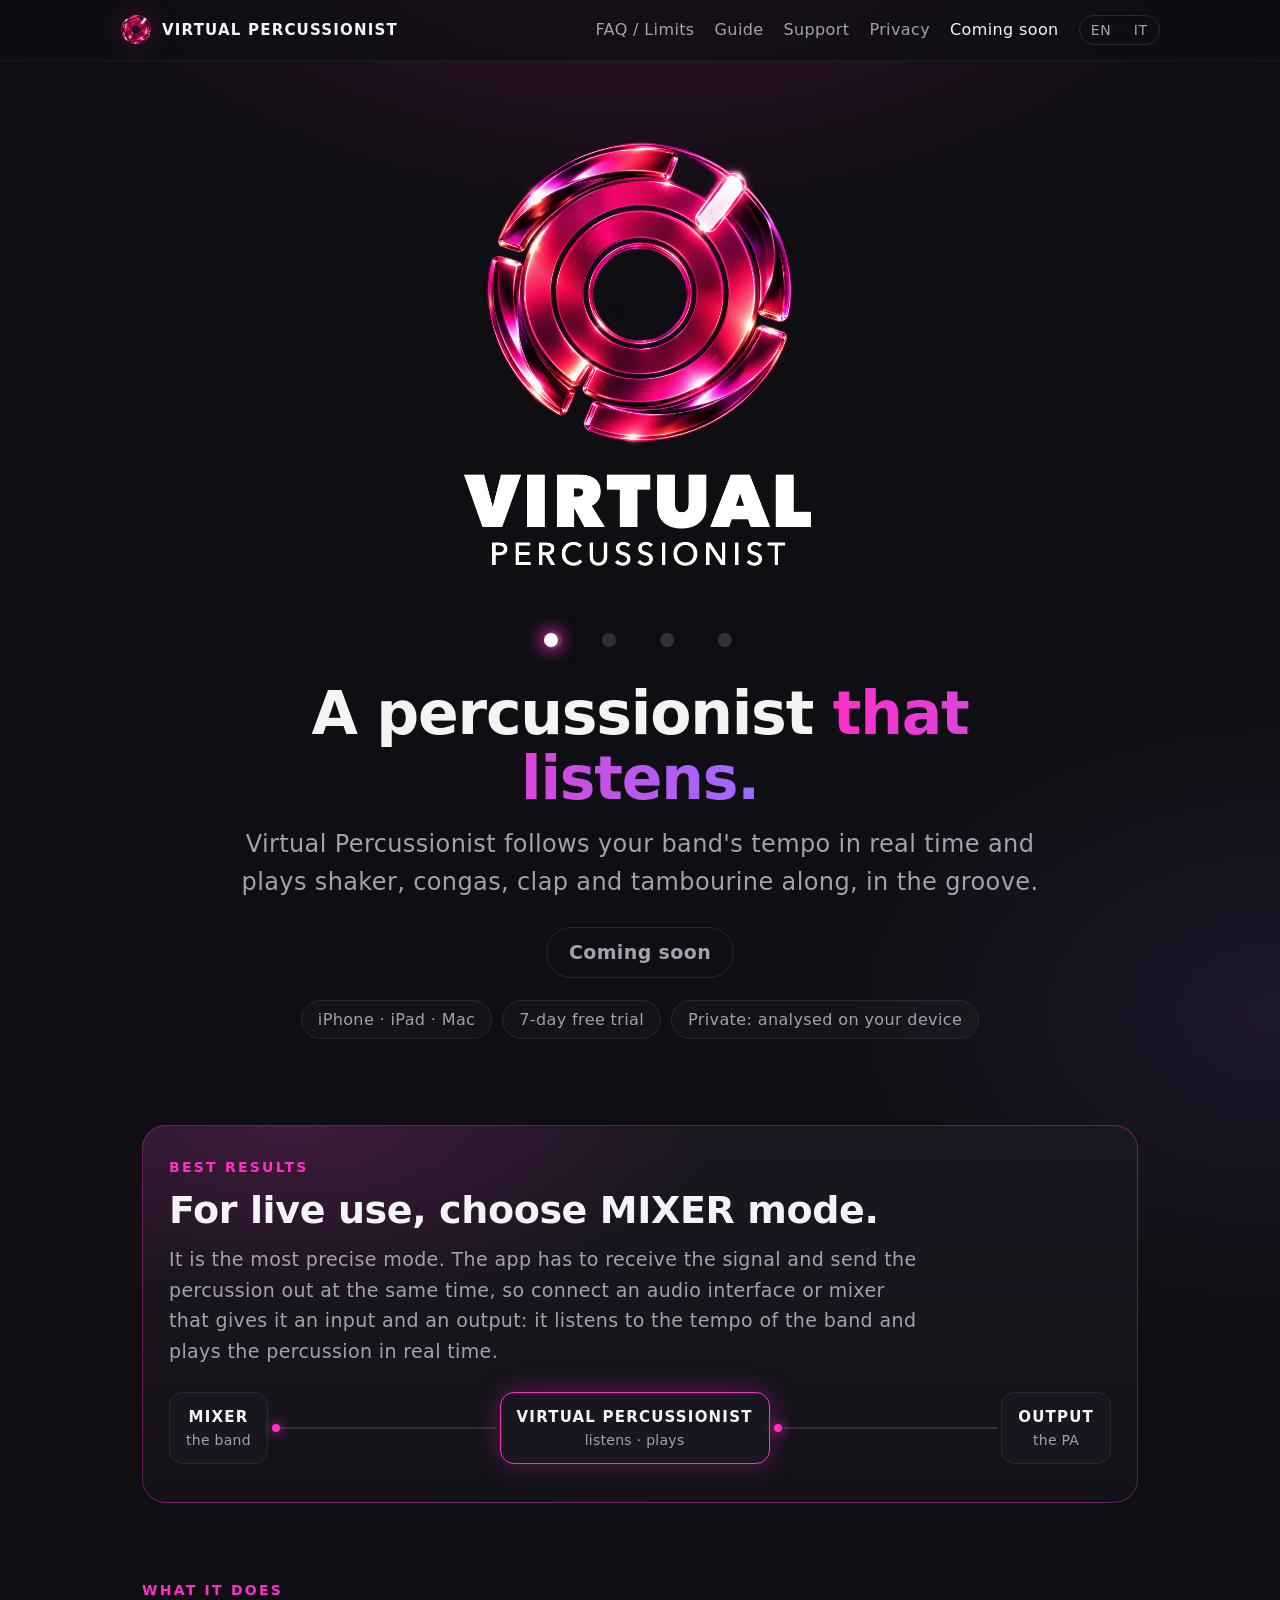
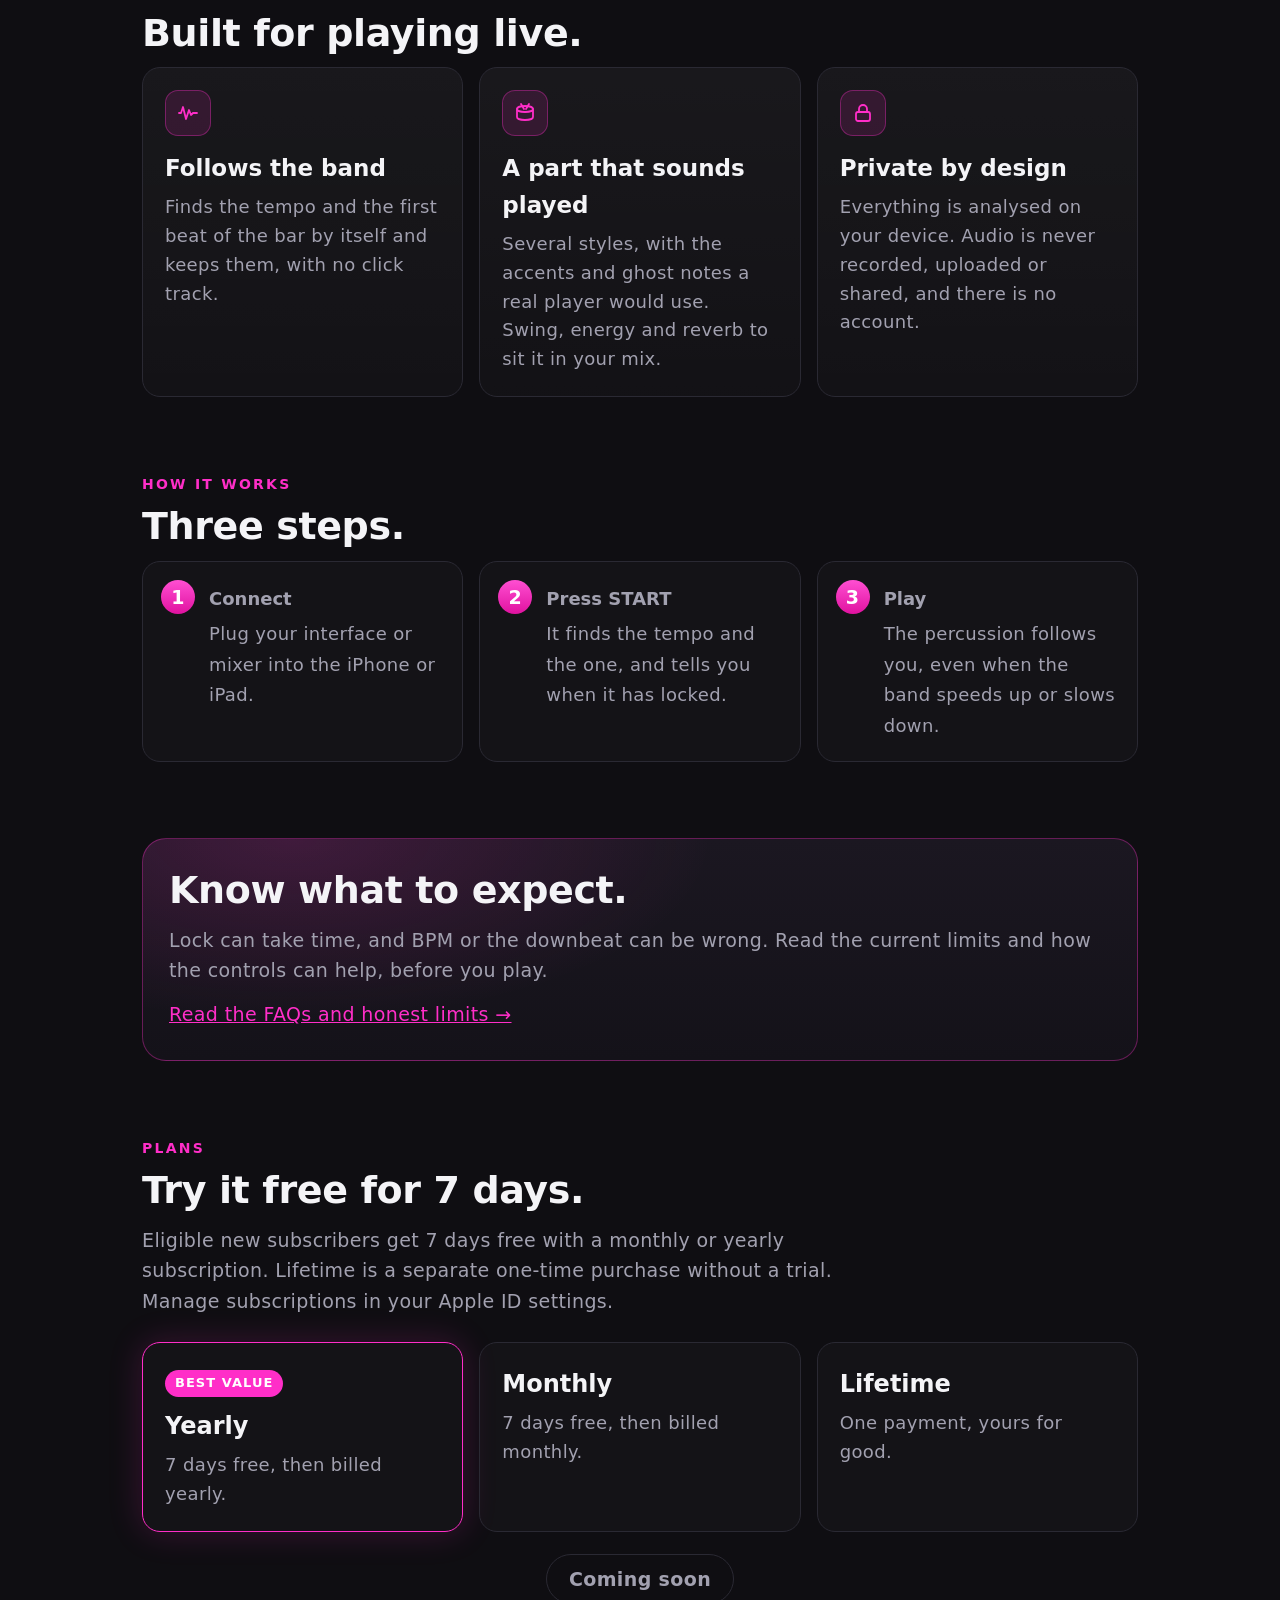
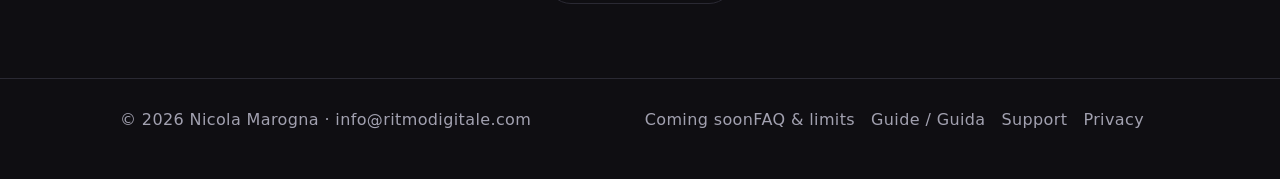
<file: index.html>
<!doctype html>
<html lang="en">
<head>
<meta charset="utf-8">
<meta name="viewport" content="width=device-width, initial-scale=1, viewport-fit=cover">
<meta name="color-scheme" content="dark">
<meta name="theme-color" content="#0f0e12">
<title data-en="Virtual Percussionist — A percussionist that listens" data-it="Virtual Percussionist — Un percussionista che ascolta">Virtual Percussionist — A percussionist that listens</title>
<meta name="description" data-en="Percussion that follows your band in real time. MIXER for live use, microphone or a loaded track. Analysis on your device." data-it="Percussioni che seguono la tua band in tempo reale. MIXER per il live, microfono o BRANO. Analisi sul dispositivo." content="Percussion that follows your band in real time. MIXER for live use, microphone or a loaded track. Analysis on your device.">
<meta property="og:type" content="website">
<meta property="og:title" content="Virtual Percussionist — A percussionist that listens">
<meta property="og:description" content="Percussion that follows your band in real time. MIXER for live use, microphone or a loaded track. Analysis on your device.">
<meta property="og:image" content="https://virtualpercussionist.it/assets/og.png?v=brand3">
<meta name="twitter:card" content="summary_large_image">
<link rel="icon" type="image/png" href="./favicon.png?v=brand2">
<link rel="apple-touch-icon" href="./apple-touch-icon.png?v=brand2">
<link rel="stylesheet" href="./style.css?v=faq1">
<script src="./lang.js?v=brand3"></script>
</head>
<body>
<header class="top">
  <a class="brand" href="./"><img src="./assets/mark.png?v=brand2" width="32" height="32" alt=""><span>VIRTUAL PERCUSSIONIST</span></a>
  <nav>
    <a href="./faq/"><span class="en">FAQ / Limits</span><span class="it">FAQ / Limiti</span></a>
    <a href="./guide/"><span class="en">Guide</span><span class="it">Guida</span></a>
    <a href="./support/"><span class="en">Support</span><span class="it">Assistenza</span></a>
    <a href="./privacy/">Privacy</a>
    <span class="store-link"><span class="en">Coming soon</span><span class="it">In arrivo</span></span>
    <span class="lang"><a href="#" data-lang="en">EN</a><a href="#" data-lang="it">IT</a></span>
  </nav>
</header>
<main>
<section class="hero wrap">
  <img class="logo" src="assets/logo.png?v=brand2" width="800" height="800" alt="Virtual Percussionist">
  <div class="beats" aria-hidden="true"><i></i><i></i><i></i><i></i><span class="ball-x"><span class="ball"></span></span></div>
  <h1><span class="en">A percussionist <em>that listens.</em></span><span class="it">Un percussionista <em>che ascolta.</em></span></h1>
  <p class="lead"><span class="en">Virtual Percussionist follows your band's tempo in real time and plays shaker, congas, clap and tambourine along, in the groove.</span><span class="it">Virtual Percussionist segue il tempo della tua band in tempo reale e suona shaker, conga, clap e tamburello insieme a lei, nel groove giusto.</span></p>
  <p class="store"><span class="coming-soon"><span class="en">Coming soon</span><span class="it">In arrivo</span></span></p>
  <ul class="chips">
    <li><span class="en">iPhone &middot; iPad &middot; Mac</span><span class="it">iPhone &middot; iPad &middot; Mac</span></li>
    <li><span class="en">7-day free trial</span><span class="it">7 giorni di prova gratuita</span></li>
    <li><span class="en">Private: analysed on your device</span><span class="it">Privato: analizzato sul tuo dispositivo</span></li>
  </ul>
</section>

<section class="wrap" id="live">
  <div class="live">
    <p class="eyebrow"><span class="en">Best results</span><span class="it">La migliore precisione</span></p>
    <h2><span class="en">For live use, choose MIXER mode.</span><span class="it">Per il live, scegli la modalit&agrave; MIXER.</span></h2>
    <p class="sub" style="margin-bottom:0"><span class="en">It is the most precise mode. The app has to receive the signal and send the percussion out at the same time, so connect an audio interface or mixer that gives it an input and an output: it listens to the tempo of the band and plays the percussion in real time.</span><span class="it">&Egrave; la modalit&agrave; pi&ugrave; precisa. L'app deve ricevere il segnale e inviare il suono delle percussioni nello stesso momento, quindi collega un'interfaccia audio o un mixer che le dia un ingresso e un'uscita: ascolta il tempo della band e manda le percussioni in tempo reale.</span></p>
    <div class="flow" aria-hidden="true">
      <div class="node">MIXER<small><span class="en">the band</span><span class="it">la band</span></small></div>
      <div class="wire"></div>
      <div class="node app">VIRTUAL PERCUSSIONIST<small><span class="en">listens &middot; plays</span><span class="it">ascolta &middot; suona</span></small></div>
      <div class="wire out"></div>
      <div class="node"><span class="en">OUTPUT</span><span class="it">USCITA</span><small><span class="en">the PA</span><span class="it">l'impianto</span></small></div>
    </div>
  </div>
</section>

<section class="wrap">
  <p class="eyebrow"><span class="en">What it does</span><span class="it">Cosa fa</span></p>
  <h2><span class="en">Built for playing live.</span><span class="it">Pensato per suonare dal vivo.</span></h2>
  <div class="grid">
    <div class="card"><span class="ico"><svg viewBox="0 0 24 24" aria-hidden="true"><path d="M3 12h2l2-6 3 12 3-9 2 5 2-2h4"/></svg></span><h3><span class="en">Follows the band</span><span class="it">Segue la band</span></h3>
      <p><span class="en">Finds the tempo and the first beat of the bar by itself and keeps them, with no click track.</span><span class="it">Trova da solo il tempo e il primo battere della battuta e li mantiene, senza metronomo.</span></p></div>
    <div class="card"><span class="ico"><svg viewBox="0 0 24 24" aria-hidden="true"><ellipse cx="12" cy="8" rx="8" ry="3"/><path d="M4 8v8c0 1.7 3.6 3 8 3s8-1.3 8-3V8"/><path d="M8 3l3 5M16 3l-3 5"/></svg></span><h3><span class="en">A part that sounds played</span><span class="it">Una parte che suona suonata</span></h3>
      <p><span class="en">Several styles, with the accents and ghost notes a real player would use. Swing, energy and reverb to sit it in your mix.</span><span class="it">Pi&ugrave; stili, con gli accenti e le note fantasma di un musicista vero. Swing, energia e riverbero per inserirla nel tuo mix.</span></p></div>
    <div class="card"><span class="ico"><svg viewBox="0 0 24 24" aria-hidden="true"><rect x="5" y="11" width="14" height="9" rx="2"/><path d="M8 11V8a4 4 0 018 0v3"/></svg></span><h3><span class="en">Private by design</span><span class="it">Privato per scelta</span></h3>
      <p><span class="en">Everything is analysed on your device. Audio is never recorded, uploaded or shared, and there is no account.</span><span class="it">Tutto viene analizzato sul tuo dispositivo. L'audio non viene mai registrato, caricato o condiviso, e non c'&egrave; nessun account.</span></p></div>
  </div>
</section>

<section class="wrap">
  <p class="eyebrow"><span class="en">How it works</span><span class="it">Come funziona</span></p>
  <h2><span class="en">Three steps.</span><span class="it">Tre passi.</span></h2>
  <ol class="steps">
    <li><b><span class="en">Connect</span><span class="it">Collega</span></b><span><span class="en">Plug your interface or mixer into the iPhone or iPad.</span><span class="it">Collega la tua interfaccia o il mixer all'iPhone o all'iPad.</span></span></li>
    <li><b><span class="en">Press START</span><span class="it">Premi START</span></b><span><span class="en">It finds the tempo and the one, and tells you when it has locked.</span><span class="it">Trova il tempo e l'uno, e ti dice quando si &egrave; agganciato.</span></span></li>
    <li><b><span class="en">Play</span><span class="it">Suona</span></b><span><span class="en">The percussion follows you, even when the band speeds up or slows down.</span><span class="it">Le percussioni ti seguono, anche quando la band accelera o rallenta.</span></span></li>
  </ol>
</section>


<section class="wrap">
 <div class="live faq-invite">
  <h2><span class="en">Know what to expect.</span><span class="it">Sai cosa aspettarti.</span></h2>
  <p><span class="en">Lock can take time, and BPM or the downbeat can be wrong. Read the current limits and how the controls can help, before you play.</span><span class="it">L’aggancio può richiedere tempo e BPM o primo battere possono essere sbagliati. Leggi i limiti attuali e come usare i controlli, prima di suonare.</span></p>
  <a href="./faq/"><span class="en">Read the FAQs and honest limits →</span><span class="it">Leggi le FAQ e i limiti onesti →</span></a>
 </div>
</section>

<section class="wrap" id="plans">
  <p class="eyebrow"><span class="en">Plans</span><span class="it">Piani</span></p>
  <h2><span class="en">Try it free for 7 days.</span><span class="it">Provalo gratis per 7 giorni.</span></h2>
  <p class="sub"><span class="en">Eligible new subscribers get 7 days free with a monthly or yearly subscription. Lifetime is a separate one-time purchase without a trial. Manage subscriptions in your Apple ID settings.</span><span class="it">I nuovi abbonati idonei hanno 7 giorni gratis sul piano mensile o annuale. Lifetime è un acquisto singolo separato, senza prova. Gestisci gli abbonamenti dalle impostazioni del tuo ID Apple.</span></p>
  <div class="plans">
    <div class="plan best"><span class="tag"><span class="en">BEST VALUE</span><span class="it">CONVIENE</span></span><h3><span class="en">Yearly</span><span class="it">Annuale</span></h3><p><span class="en">7 days free, then billed yearly.</span><span class="it">7 giorni gratis, poi addebito annuale.</span></p></div>
    <div class="plan"><h3><span class="en">Monthly</span><span class="it">Mensile</span></h3><p><span class="en">7 days free, then billed monthly.</span><span class="it">7 giorni gratis, poi addebito mensile.</span></p></div>
    <div class="plan"><h3>Lifetime</h3><p><span class="en">One payment, yours for good.</span><span class="it">Un solo pagamento, tuo per sempre.</span></p></div>
  </div>
  <p class="store"><span class="coming-soon"><span class="en">Coming soon</span><span class="it">In arrivo</span></span></p>
</section>
</main>
<footer>
  <div>&copy; 2026 Nicola Marogna &middot; <a href="mailto:info@ritmodigitale.com">info@ritmodigitale.com</a></div>
  <div><span class="store-link"><span class="en">Coming soon</span><span class="it">In arrivo</span></span><a href="./faq/"><span class="en">FAQ &amp; limits</span><span class="it">FAQ e limiti</span></a><a href="./guide/">Guide / Guida</a><a href="./support/">Support</a><a href="./privacy/">Privacy</a></div>
</footer>
</body>
</html>
</file>
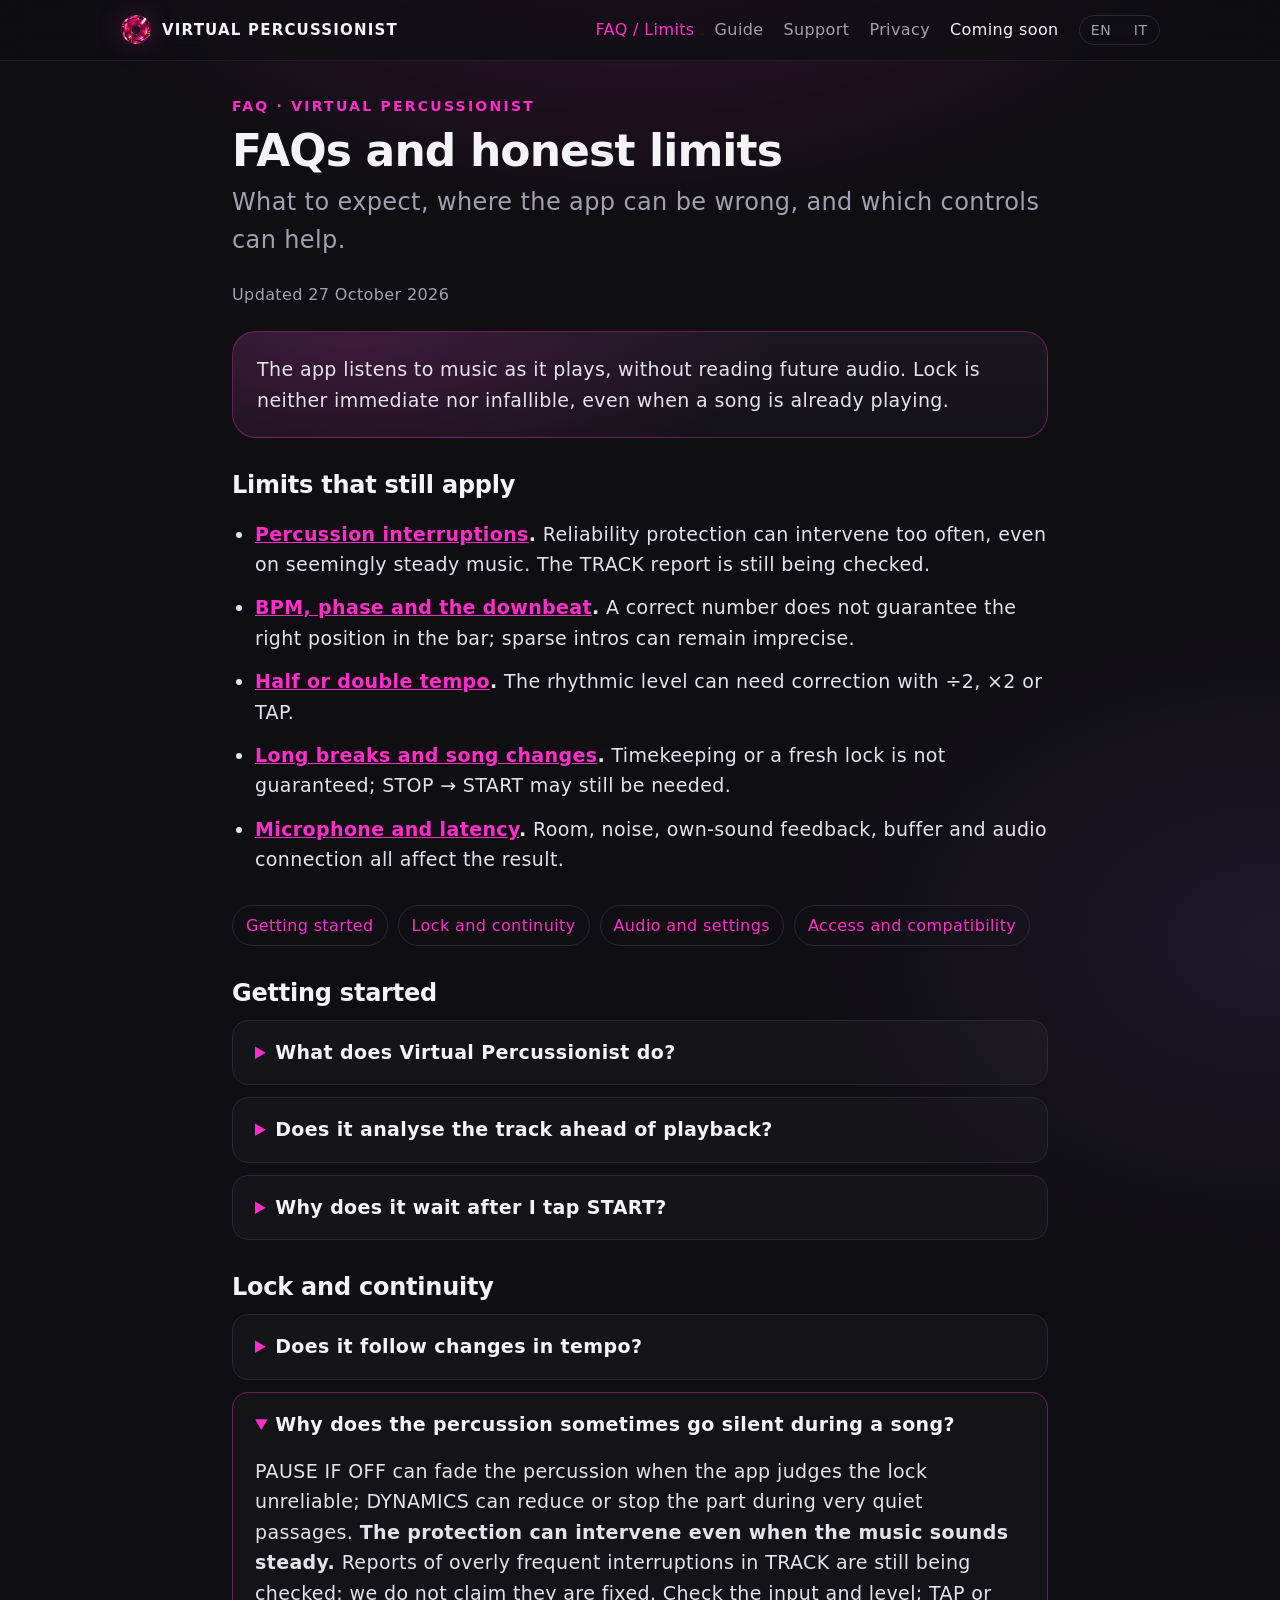
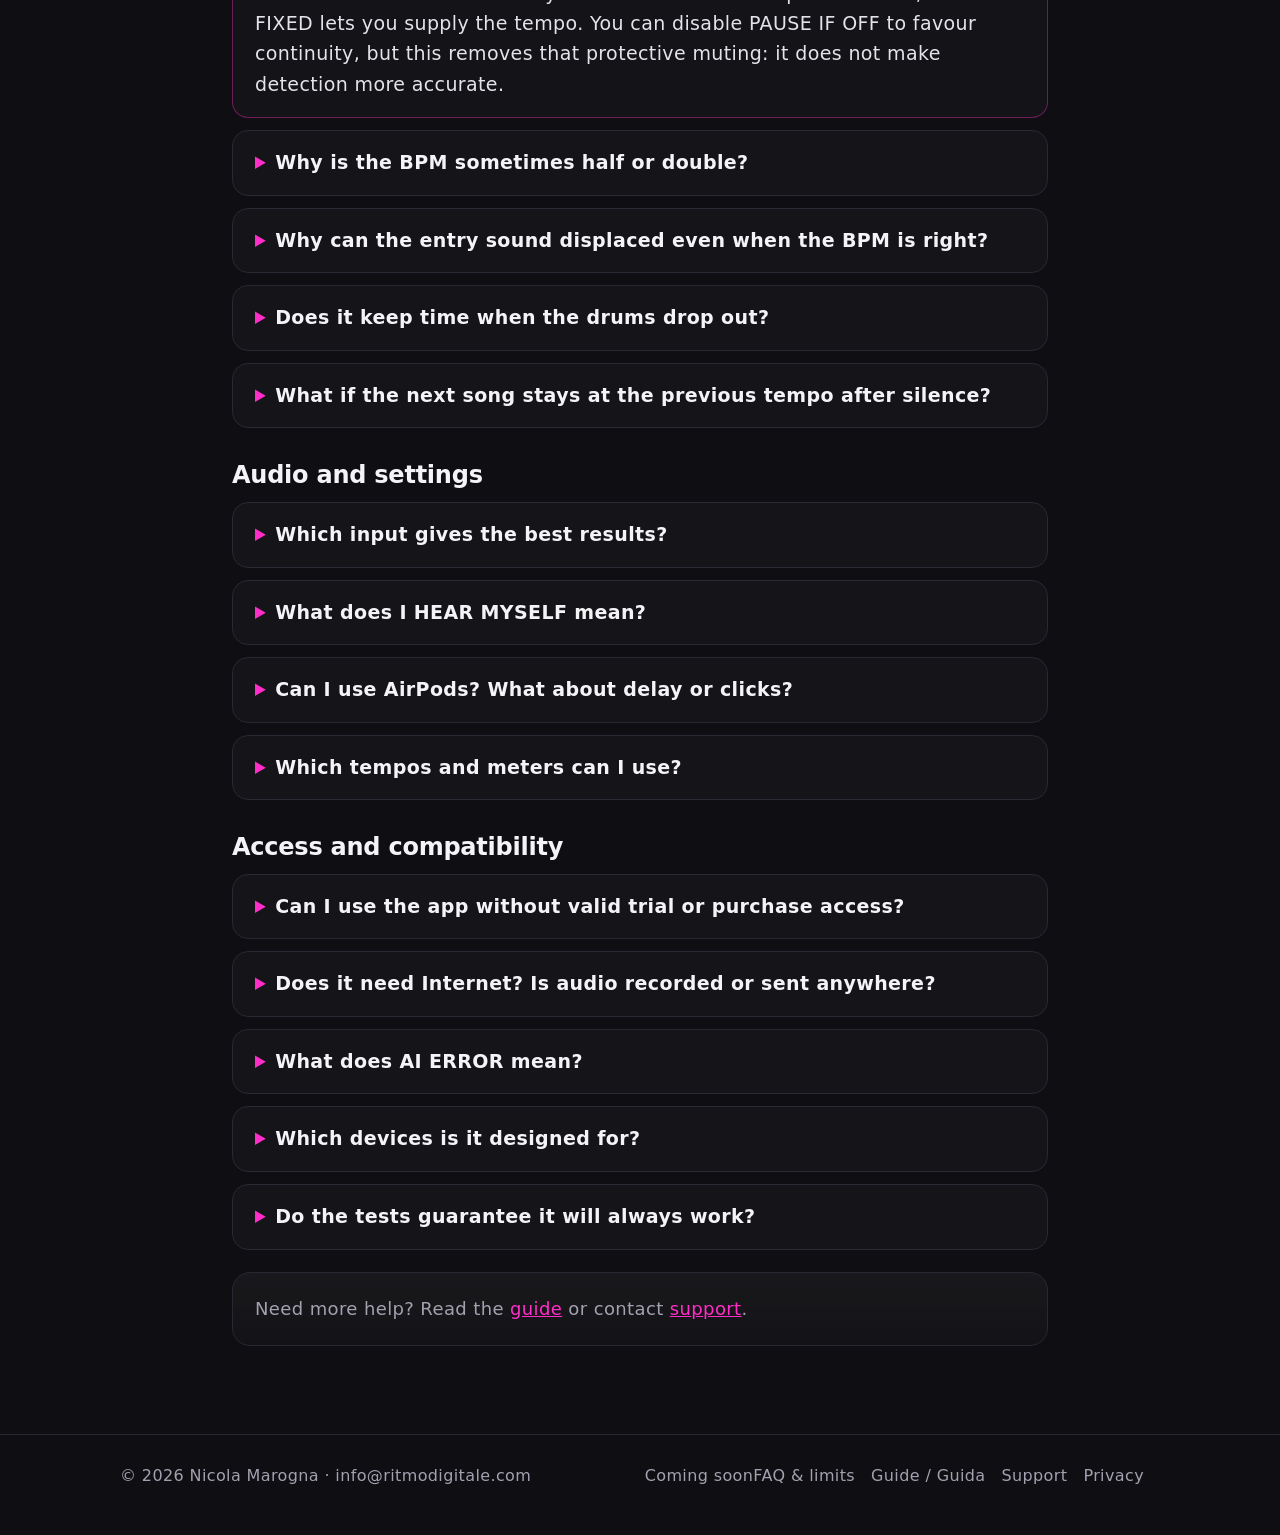
<file: faq/index.html>
<!doctype html>
<html lang="en">
<head>
<meta charset="utf-8">
<meta name="viewport" content="width=device-width, initial-scale=1, viewport-fit=cover">
<meta name="color-scheme" content="dark">
<meta name="theme-color" content="#0f0e12">
<title data-en="FAQs and honest limits — Virtual Percussionist" data-it="FAQ e limiti — Virtual Percussionist">FAQs and honest limits — Virtual Percussionist</title>
<meta name="description" data-en="Frequently asked questions and current Virtual Percussionist limits: lock, interruptions, BPM, downbeat, silence, microphone and access." data-it="Domande frequenti e limiti attuali di Virtual Percussionist: aggancio, interruzioni, BPM, primo battere, silenzi, microfono e accesso." content="Frequently asked questions and current Virtual Percussionist limits: lock, interruptions, BPM, downbeat, silence, microphone and access.">
<meta property="og:type" content="website">
<meta property="og:title" content="FAQs and honest limits — Virtual Percussionist">
<meta property="og:description" content="Frequently asked questions and current Virtual Percussionist limits: lock, interruptions, BPM, downbeat, silence, microphone and access.">
<meta property="og:image" content="https://virtualpercussionist.it/assets/og.png?v=brand3">
<meta name="twitter:card" content="summary_large_image">
<link rel="icon" type="image/png" href="../favicon.png?v=brand2">
<link rel="apple-touch-icon" href="../apple-touch-icon.png?v=brand2">
<link rel="stylesheet" href="../style.css?v=faq1">
<script src="../lang.js?v=brand3"></script>
</head>
<body>
<header class="top">
  <a class="brand" href="../"><img src="../assets/mark.png?v=brand2" width="32" height="32" alt=""><span>VIRTUAL PERCUSSIONIST</span></a>
  <nav>
    <a href="../faq/" aria-current="page"><span class="en">FAQ / Limits</span><span class="it">FAQ / Limiti</span></a>
    <a href="../guide/"><span class="en">Guide</span><span class="it">Guida</span></a>
    <a href="../support/"><span class="en">Support</span><span class="it">Assistenza</span></a>
    <a href="../privacy/">Privacy</a>
    <span class="store-link"><span class="en">Coming soon</span><span class="it">In arrivo</span></span>
    <span class="lang"><a href="#" data-lang="en">EN</a><a href="#" data-lang="it">IT</a></span>
  </nav>
</header>
<main><article class="faq-page">
<div class="it">
<p class="eyebrow">FAQ · VIRTUAL PERCUSSIONIST</p><h1>FAQ e limiti, con chiarezza</h1>
<p class="lead">Cosa aspettarti dall’app, dove può sbagliare e quali controlli puoi usare.</p><p class="updated">Aggiornato al 27 ottobre 2026</p>
<div class="live faq-intro"><p>L’app ascolta quello che sta suonando, senza leggere l’audio in anticipo. L’aggancio non è immediato né infallibile, anche quando il brano è già avviato.</p></div>
<section class="faq-limits" aria-labelledby="it-limits"><h2 id="it-limits">I limiti ancora presenti</h2><ul>
<li><strong><a href="#it-pauses">Interruzioni delle percussioni</a>.</strong> Il controllo di affidabilità può intervenire troppo spesso, anche su musica apparentemente regolare. La segnalazione in BRANO è ancora in verifica.</li>
<li><strong><a href="#it-phase">BPM, fase e primo battere</a>.</strong> Un numero corretto non garantisce il punto giusto nella battuta; le intro poco ritmiche possono restare imprecise.</li>
<li><strong><a href="#it-octave">Metà o doppio tempo</a>.</strong> La scelta del livello ritmico può richiedere ÷2, ×2 o TAP.</li>
<li><strong><a href="#it-next-song">Pause lunghe e cambi di brano</a>.</strong> La tenuta o il nuovo aggancio non sono garantiti; può ancora servire STOP → START.</li>
<li><strong><a href="#it-mixer">Microfono e latenza</a>.</strong> Stanza, rumore, ritorno del proprio suono, buffer e collegamento audio influenzano il risultato.</li>
</ul></section>
<nav class="faq-toc" aria-label="Argomenti FAQ">
<a href="#it-start">Iniziare</a>
<a href="#it-tempo">Aggancio e continuità</a>
<a href="#it-audio">Audio e impostazioni</a>
<a href="#it-access">Accesso e compatibilità</a>
</nav>
<section class="faq-group" aria-labelledby="it-start"><h2 id="it-start">Iniziare</h2>
<details class="faq-item" id="it-purpose" data-question="purpose"><summary>Che cosa fa Virtual Percussionist?</summary><div class="faq-answer"><p>Ascolta la musica e aggiunge shaker, conga, clap, tamburello e triangolo. Segue il tempo attraverso MIXER, microfono IPAD o un file in BRANO. È un accompagnamento di percussioni: non sostituisce una batteria completa e non aggiunge basso o altri strumenti.</p></div></details>
<details class="faq-item" id="it-realtime" data-question="realtime"><summary>Analizza il brano in anticipo?</summary><div class="faq-answer"><p><strong>No: tutto avviene in tempo reale, senza lettura anticipata dell’audio.</strong> Anche in BRANO, il tempo viene ricavato dall’audio che sta passando. Per questo l’app deve ascoltare prima di agganciare e non può conoscere un cambio prima che avvenga.</p></div></details>
<details class="faq-item" id="it-entry" data-question="entry"><summary>Perché dopo START non parte subito?</summary><div class="faq-answer"><p>Con SEGUI attivo e START SUBITO spento aspetta un aggancio stabile. Il tempo di attesa varia con la musica: non promettiamo un numero fisso di secondi. START SUBITO permette un ingresso immediato all’ultimo tempo noto o a quello iniziale, che può essere provvisorio.</p></div></details>
</section>
<section class="faq-group" aria-labelledby="it-tempo"><h2 id="it-tempo">Aggancio e continuità</h2>
<details class="faq-item" id="it-changes" data-question="changes"><summary>Segue accelerazioni e rallentamenti?</summary><div class="faq-answer"><p>SEGUI accompagna le variazioni riconoscibili, ma non è infallibile. Rubato, cambi molto bruschi, fill complessi e passaggi poco ritmici possono causare ritardo, errore o perdita dell’aggancio. In FISSO suona invece ai BPM impostati da te e non segue la band.</p></div></details>
<details class="faq-item" id="it-pauses" data-question="pauses" open><summary>Perché le percussioni a volte si zittiscono durante il brano?</summary><div class="faq-answer"><p>PAUSA SE FUORI può sfumare le percussioni quando l’app giudica l’aggancio inaffidabile; DINAMICA può ridurre o fermare la parte nei passaggi molto quieti. <strong>Il controllo può intervenire anche quando la musica sembra regolare.</strong> Le interruzioni troppo frequenti segnalate in BRANO sono ancora in verifica: non le dichiariamo risolte. Controlla ingresso e livello; TAP o FISSO permettono di indicare il tempo. Puoi disattivare PAUSA SE FUORI per privilegiare la continuità, ma così rinunci a quel silenziamento protettivo: il rilevamento non diventa più preciso.</p></div></details>
<details class="faq-item" id="it-octave" data-question="octave"><summary>Il BPM è letto a metà o al doppio: è un bug?</summary><div class="faq-answer"><p>Alcuni groove permettono più interpretazioni ritmiche. L’automatismo può scegliere un livello diverso da quello desiderato; una volta entrata la parte non cambia liberamente l’ottava. Usa ÷2, ×2 o TAP. È un limite ancora presente, non una scelta che l’app risolve sempre da sola.</p></div></details>
<details class="faq-item" id="it-phase" data-question="phase"><summary>Il BPM è giusto: perché l’entrata può sembrare spostata?</summary><div class="faq-answer"><p>Velocità, posizione del battito e primo battere della battuta sono tre letture diverse. Un BPM corretto non garantisce una fase corretta, soprattutto nelle intro senza batteria, nel rubato e con il microfono della stanza. Se è spostato l’1, usa L’1 È QUI sul primo battere. La precisione di fase resta un limite: non promettiamo un allineamento perfetto su ogni brano.</p></div></details>
<details class="faq-item" id="it-breaks" data-question="breaks"><summary>Mantiene il tempo nelle pause senza batteria?</summary><div class="faq-answer"><p>Può portare avanti il clock, ma senza battiti chiari ha meno informazioni per confermarlo o correggerlo. Una pausa lunga può quindi rendere la ripresa incerta. Non garantiamo la tenuta esatta attraverso qualsiasi silenzio o passaggio senza ritmica; FISSO è utile quando vuoi fornire tu un tempo costante.</p></div></details>
<details class="faq-item" id="it-next-song" data-question="next-song"><summary>Dopo un silenzio il brano successivo resta al tempo precedente: cosa faccio?</summary><div class="faq-answer"><p>In un file lungo o in una mandata MIXER continua il riaggancio automatico al nuovo brano può fallire. <strong>Può ancora essere necessario premere STOP e poi START.</strong> Se serve, indica i BPM con TAP o FISSO. Non presentiamo questo cambio come completamente automatico in tutti i casi.</p></div></details>
</section>
<section class="faq-group" aria-labelledby="it-audio"><h2 id="it-audio">Audio e impostazioni</h2>
<details class="faq-item" id="it-mixer" data-question="mixer"><summary>Quale ingresso dà i risultati migliori?</summary><div class="faq-answer"><p>Per il live privilegia MIXER, con un segnale pulito e un’interfaccia o mixer che offra ingresso e uscita insieme. BRANO elimina la variabilità acustica della stanza, ma conserva i limiti del riconoscimento. IPAD è comodo per provare ed è più sensibile a rumore, distanza, riverbero e ritorno delle percussioni.</p></div></details>
<details class="faq-item" id="it-self" data-question="self"><summary>Che cosa significa SENTO ME STESSO?</summary><div class="faq-answer"><p>Le percussioni riprodotte arrivano al microfono a un livello che rende difficile distinguerle dalla musica. Abbassale o allontana il dispositivo dagli altoparlanti. La rimozione del proprio suono aiuta, ma non elimina qualsiasi ritorno o riverbero.</p></div></details>
<details class="faq-item" id="it-latency" data-question="latency"><summary>Posso usare AirPods? E se sento ritardo o scatti?</summary><div class="faq-answer"><p>BRANO può riprodurre con le AirPods. Bluetooth, instradamento audio, interfaccia e buffer contribuiscono al ritardo: non garantiamo la stessa sincronizzazione su ogni collegamento. Per il live MIXER usa un collegamento con ingresso e uscita adeguati. Se senti scatti, prova un buffer più alto; un buffer corto riduce il ritardo ma aumenta il rischio di interruzioni. LATENZA serve alla calibrazione dell’impianto, senza garantire di annullare ogni ritardo.</p></div></details>
<details class="faq-item" id="it-meter" data-question="meter"><summary>Quali tempi e metri posso usare?</summary><div class="faq-answer"><p>I BPM impostabili vanno da 50 a 200. AUTO può interpretare il tempo a metà o al doppio e, per la scelta automatica del livello ritmico, privilegia una fascia di circa 49–168 BPM: non equivale a garantire l’aggancio automatico su tutto l’intervallo manuale. METRO permette 4/4 e 3/4. Non c’è un riconoscimento dedicato di 6/8, 12/8 o altri metri irregolari.</p></div></details>
</section>
<section class="faq-group" aria-labelledby="it-access"><h2 id="it-access">Accesso e compatibilità</h2>
<details class="faq-item" id="it-pro" data-question="pro"><summary>Posso usare l’app senza prova o acquisto valido?</summary><div class="faq-answer"><p>La versione pubblica richiede accesso Pro valido: prova attiva, abbonamento o acquisto lifetime. La prova gratuita di 7 giorni è per i nuovi abbonati idonei; lifetime è un acquisto singolo senza prova. Senza accesso la pagina acquisti resta aperta. Se hai già acquistato, usa Ripristina acquisti. I prezzi effettivi sono quelli mostrati da Apple.</p></div></details>
<details class="faq-item" id="it-offline" data-question="offline"><summary>Serve Internet? L’audio viene registrato o inviato?</summary><div class="faq-answer"><p>L’analisi audio avviene sul dispositivo e non richiede di inviare la musica online. L’app non registra né esporta audio e non richiede un account proprio. Acquisti, ripristino e alcune verifiche dell’accesso possono richiedere i servizi Apple e una connessione: non promettiamo accesso offline senza limiti. Leggi l’<a href="../privacy/">informativa privacy</a>.</p></div></details>
<details class="faq-item" id="it-ai" data-question="ai"><summary>Che cosa significa ERRORE AI?</summary><div class="faq-answer"><p>Il modello necessario al riconoscimento automatico non è disponibile o non si è caricato. Nella versione Store il seguimento automatico viene bloccato: non viene sostituito di nascosto con un rilevatore di prova. Con accesso valido restano disponibili TAP e FISSO. Se il messaggio persiste, contatta l’<a href="../support/">assistenza</a>.</p></div></details>
<details class="faq-item" id="it-devices" data-question="devices"><summary>Su quali dispositivi è prevista?</summary><div class="faq-answer"><p>Per iPhone, iPad e Mac con chip Apple nella versione Designed for iPad. L’app è pensata prima di tutto per iPad; non promettiamo risultati identici su ogni dispositivo e impianto. Android e Apple Vision non sono attualmente supportati. La disponibilità effettiva sarà indicata nella scheda App Store alla pubblicazione.</p></div></details>
<details class="faq-item" id="it-tests" data-question="tests"><summary>I test garantiscono che funzioni sempre?</summary><div class="faq-answer"><p>No. I confronti su musica reale e i controlli automatici servono a individuare regressioni sul materiale disponibile. Non coprono ogni brano, stanza, collegamento o comportamento dal vivo. Le misure CPU sul Mac non certificano da sole la tenuta termica o l’assenza di scatti in una lunga sessione sul tuo iPad. Prima di un’esibizione prova il tuo repertorio e il tuo impianto; per una segnalazione indica modalità, titolo, punto del brano e cosa mostra il display.</p></div></details>
</section>
<div class="card"><p>Non trovi la risposta? Consulta la <a href="../guide/">guida</a> o scrivi all’<a href="../support/">assistenza</a>.</p></div></div>
<div class="en">
<p class="eyebrow">FAQ · VIRTUAL PERCUSSIONIST</p><h1>FAQs and honest limits</h1>
<p class="lead">What to expect, where the app can be wrong, and which controls can help.</p><p class="updated">Updated 27 October 2026</p>
<div class="live faq-intro"><p>The app listens to music as it plays, without reading future audio. Lock is neither immediate nor infallible, even when a song is already playing.</p></div>
<section class="faq-limits" aria-labelledby="en-limits"><h2 id="en-limits">Limits that still apply</h2><ul>
<li><strong><a href="#en-pauses">Percussion interruptions</a>.</strong> Reliability protection can intervene too often, even on seemingly steady music. The TRACK report is still being checked.</li>
<li><strong><a href="#en-phase">BPM, phase and the downbeat</a>.</strong> A correct number does not guarantee the right position in the bar; sparse intros can remain imprecise.</li>
<li><strong><a href="#en-octave">Half or double tempo</a>.</strong> The rhythmic level can need correction with ÷2, ×2 or TAP.</li>
<li><strong><a href="#en-next-song">Long breaks and song changes</a>.</strong> Timekeeping or a fresh lock is not guaranteed; STOP → START may still be needed.</li>
<li><strong><a href="#en-mixer">Microphone and latency</a>.</strong> Room, noise, own-sound feedback, buffer and audio connection all affect the result.</li>
</ul></section>
<nav class="faq-toc" aria-label="FAQ topics">
<a href="#en-start">Getting started</a>
<a href="#en-tempo">Lock and continuity</a>
<a href="#en-audio">Audio and settings</a>
<a href="#en-access">Access and compatibility</a>
</nav>
<section class="faq-group" aria-labelledby="en-start"><h2 id="en-start">Getting started</h2>
<details class="faq-item" id="en-purpose" data-question="purpose"><summary>What does Virtual Percussionist do?</summary><div class="faq-answer"><p>It listens to music and adds shaker, congas, clap, tambourine and triangle. It follows the tempo through MIXER, the IPAD microphone or a file in TRACK. It is a percussion companion: it does not replace a full drum kit or add bass or other instruments.</p></div></details>
<details class="faq-item" id="en-realtime" data-question="realtime"><summary>Does it analyse the track ahead of playback?</summary><div class="faq-answer"><p><strong>No: everything happens in real time, without reading future audio.</strong> In TRACK too, tempo is inferred from audio as it plays. The app therefore needs to listen before locking and cannot know a change before it happens.</p></div></details>
<details class="faq-item" id="en-entry" data-question="entry"><summary>Why does it wait after I tap START?</summary><div class="faq-answer"><p>With FOLLOW on and START NOW off, it waits for a stable lock. Waiting time depends on the music: there is no guaranteed number of seconds. START NOW allows an immediate entry at the last known or default tempo, which may be provisional.</p></div></details>
</section>
<section class="faq-group" aria-labelledby="en-tempo"><h2 id="en-tempo">Lock and continuity</h2>
<details class="faq-item" id="en-changes" data-question="changes"><summary>Does it follow changes in tempo?</summary><div class="faq-answer"><p>FOLLOW tracks recognisable changes, but is not infallible. Rubato, abrupt changes, complex fills and passages with little rhythmic evidence can cause lag, errors or lost lock. FIXED instead plays at the BPM you set and does not follow the band.</p></div></details>
<details class="faq-item" id="en-pauses" data-question="pauses" open><summary>Why does the percussion sometimes go silent during a song?</summary><div class="faq-answer"><p>PAUSE IF OFF can fade the percussion when the app judges the lock unreliable; DYNAMICS can reduce or stop the part during very quiet passages. <strong>The protection can intervene even when the music sounds steady.</strong> Reports of overly frequent interruptions in TRACK are still being checked: we do not claim they are fixed. Check the input and level; TAP or FIXED lets you supply the tempo. You can disable PAUSE IF OFF to favour continuity, but this removes that protective muting: it does not make detection more accurate.</p></div></details>
<details class="faq-item" id="en-octave" data-question="octave"><summary>Why is the BPM sometimes half or double?</summary><div class="faq-answer"><p>Some grooves support more than one rhythmic interpretation. Automatic detection can choose a different level from the one you want; once the part is playing it does not freely switch octaves. Use ÷2, ×2 or TAP. This is an existing limitation, not something the app always resolves by itself.</p></div></details>
<details class="faq-item" id="en-phase" data-question="phase"><summary>Why can the entry sound displaced even when the BPM is right?</summary><div class="faq-answer"><p>Tempo, beat position and the first beat of the bar are different estimates. Correct BPM does not guarantee correct phase, especially in drum-free intros, rubato or room-microphone input. If the one is displaced, tap THE 1 IS HERE on the downbeat. Phase accuracy remains a limitation: perfect alignment on every song is not promised.</p></div></details>
<details class="faq-item" id="en-breaks" data-question="breaks"><summary>Does it keep time when the drums drop out?</summary><div class="faq-answer"><p>The clock can keep running, but without clear beats there is less evidence to confirm or correct it. A long break can therefore make the return uncertain. Exact timekeeping through every silence or rhythm-free passage is not guaranteed; FIXED is useful when you want to supply a constant tempo.</p></div></details>
<details class="faq-item" id="en-next-song" data-question="next-song"><summary>What if the next song stays at the previous tempo after silence?</summary><div class="faq-answer"><p>In a long file or continuous MIXER feed, automatic lock onto the next song can fail. <strong>You may still need to tap STOP and then START.</strong> Use TAP or FIXED to supply the tempo if needed. We do not claim every such change is fully automatic.</p></div></details>
</section>
<section class="faq-group" aria-labelledby="en-audio"><h2 id="en-audio">Audio and settings</h2>
<details class="faq-item" id="en-mixer" data-question="mixer"><summary>Which input gives the best results?</summary><div class="faq-answer"><p>For live use, favour MIXER with a clean signal and an interface or mixer offering input and output together. TRACK removes room-acoustic variability, but still has detection limits. IPAD is handy for practice and is more sensitive to noise, distance, reverberation and percussion feeding back into the microphone.</p></div></details>
<details class="faq-item" id="en-self" data-question="self"><summary>What does I HEAR MYSELF mean?</summary><div class="faq-answer"><p>The played percussion reaches the microphone at a level that makes it hard to distinguish from the music. Turn it down or move the device away from the speakers. Own-sound removal helps, but cannot eliminate every feedback path or room reflection.</p></div></details>
<details class="faq-item" id="en-latency" data-question="latency"><summary>Can I use AirPods? What about delay or clicks?</summary><div class="faq-answer"><p>TRACK can play through AirPods. Bluetooth, routing, interface and buffer settings contribute to delay: identical synchronisation on every connection is not guaranteed. Live MIXER use needs a suitable input/output connection. If you hear clicks, try a larger buffer; a short buffer reduces delay but increases dropout risk. LATENCY helps calibrate the rig, without guaranteeing removal of every delay.</p></div></details>
<details class="faq-item" id="en-meter" data-question="meter"><summary>Which tempos and meters can I use?</summary><div class="faq-answer"><p>You can set 50–200 BPM manually. AUTO can interpret half or double tempo and favours roughly 49–168 BPM when choosing the rhythmic level: this does not guarantee automatic lock across the whole manual range. METRO offers 4/4 and 3/4. There is no dedicated recognition of 6/8, 12/8 or other irregular meters.</p></div></details>
</section>
<section class="faq-group" aria-labelledby="en-access"><h2 id="en-access">Access and compatibility</h2>
<details class="faq-item" id="en-pro" data-question="pro"><summary>Can I use the app without valid trial or purchase access?</summary><div class="faq-answer"><p>The public version requires valid Pro access: an active trial, subscription or lifetime purchase. The 7-day free trial is for eligible new subscribers; lifetime is a one-time purchase without a trial. Without access, the purchase page stays open. If you already purchased, use Restore purchases. Actual prices are those displayed by Apple.</p></div></details>
<details class="faq-item" id="en-offline" data-question="offline"><summary>Does it need Internet? Is audio recorded or sent anywhere?</summary><div class="faq-answer"><p>Audio analysis happens on your device and does not require uploading music. The app does not record or export audio and has no account of its own. Purchases, restoration and some access checks may require Apple services and a connection: unlimited offline access is not promised. Read the <a href="../privacy/">privacy policy</a>.</p></div></details>
<details class="faq-item" id="en-ai" data-question="ai"><summary>What does AI ERROR mean?</summary><div class="faq-answer"><p>The model needed for automatic detection is unavailable or failed to load. In the Store version, automatic following is blocked rather than silently replaced with a test detector. With valid access, TAP and FIXED remain available. If the message persists, contact <a href="../support/">support</a>.</p></div></details>
<details class="faq-item" id="en-devices" data-question="devices"><summary>Which devices is it designed for?</summary><div class="faq-answer"><p>For iPhone, iPad and Apple silicon Macs through Designed for iPad. The app is designed for iPad first; identical results on every device and rig are not promised. Android and Apple Vision are not currently supported. Actual availability will be shown on the App Store listing when published.</p></div></details>
<details class="faq-item" id="en-tests" data-question="tests"><summary>Do the tests guarantee it will always work?</summary><div class="faq-answer"><p>No. Real-music comparisons and automated checks help identify regressions on the available material. They do not cover every song, room, connection or live situation. Mac CPU measurements alone do not certify thermal behaviour or dropout-free long sessions on your iPad. Before a performance, try your repertoire and rig; when reporting a problem, include the mode, song, time in the song and what the display shows.</p></div></details>
</section>
<div class="card"><p>Need more help? Read the <a href="../guide/">guide</a> or contact <a href="../support/">support</a>.</p></div></div>
</article></main>
<footer>
  <div>&copy; 2026 Nicola Marogna &middot; <a href="mailto:info@ritmodigitale.com">info@ritmodigitale.com</a></div>
  <div><span class="store-link"><span class="en">Coming soon</span><span class="it">In arrivo</span></span><a href="../faq/"><span class="en">FAQ &amp; limits</span><span class="it">FAQ e limiti</span></a><a href="../guide/">Guide / Guida</a><a href="../support/">Support</a><a href="../privacy/">Privacy</a></div>
</footer>
</body>
</html>
</file>
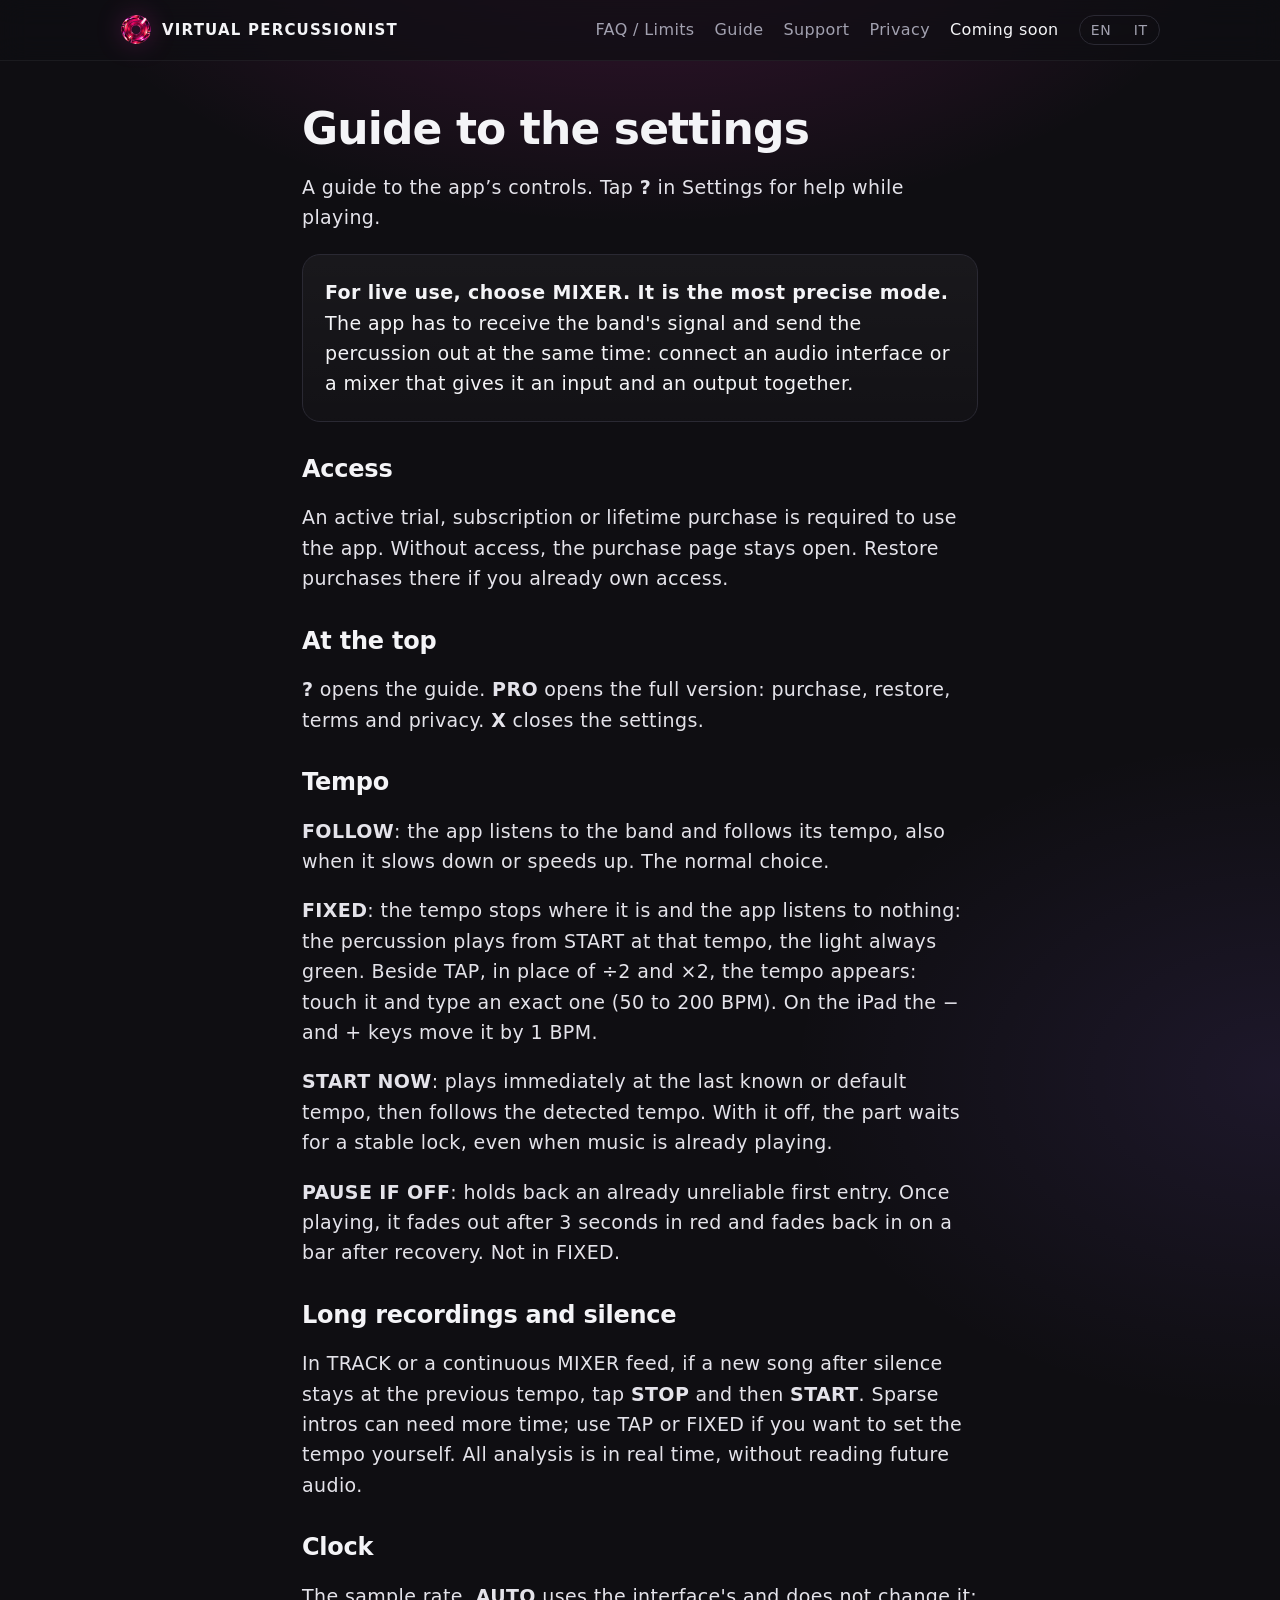
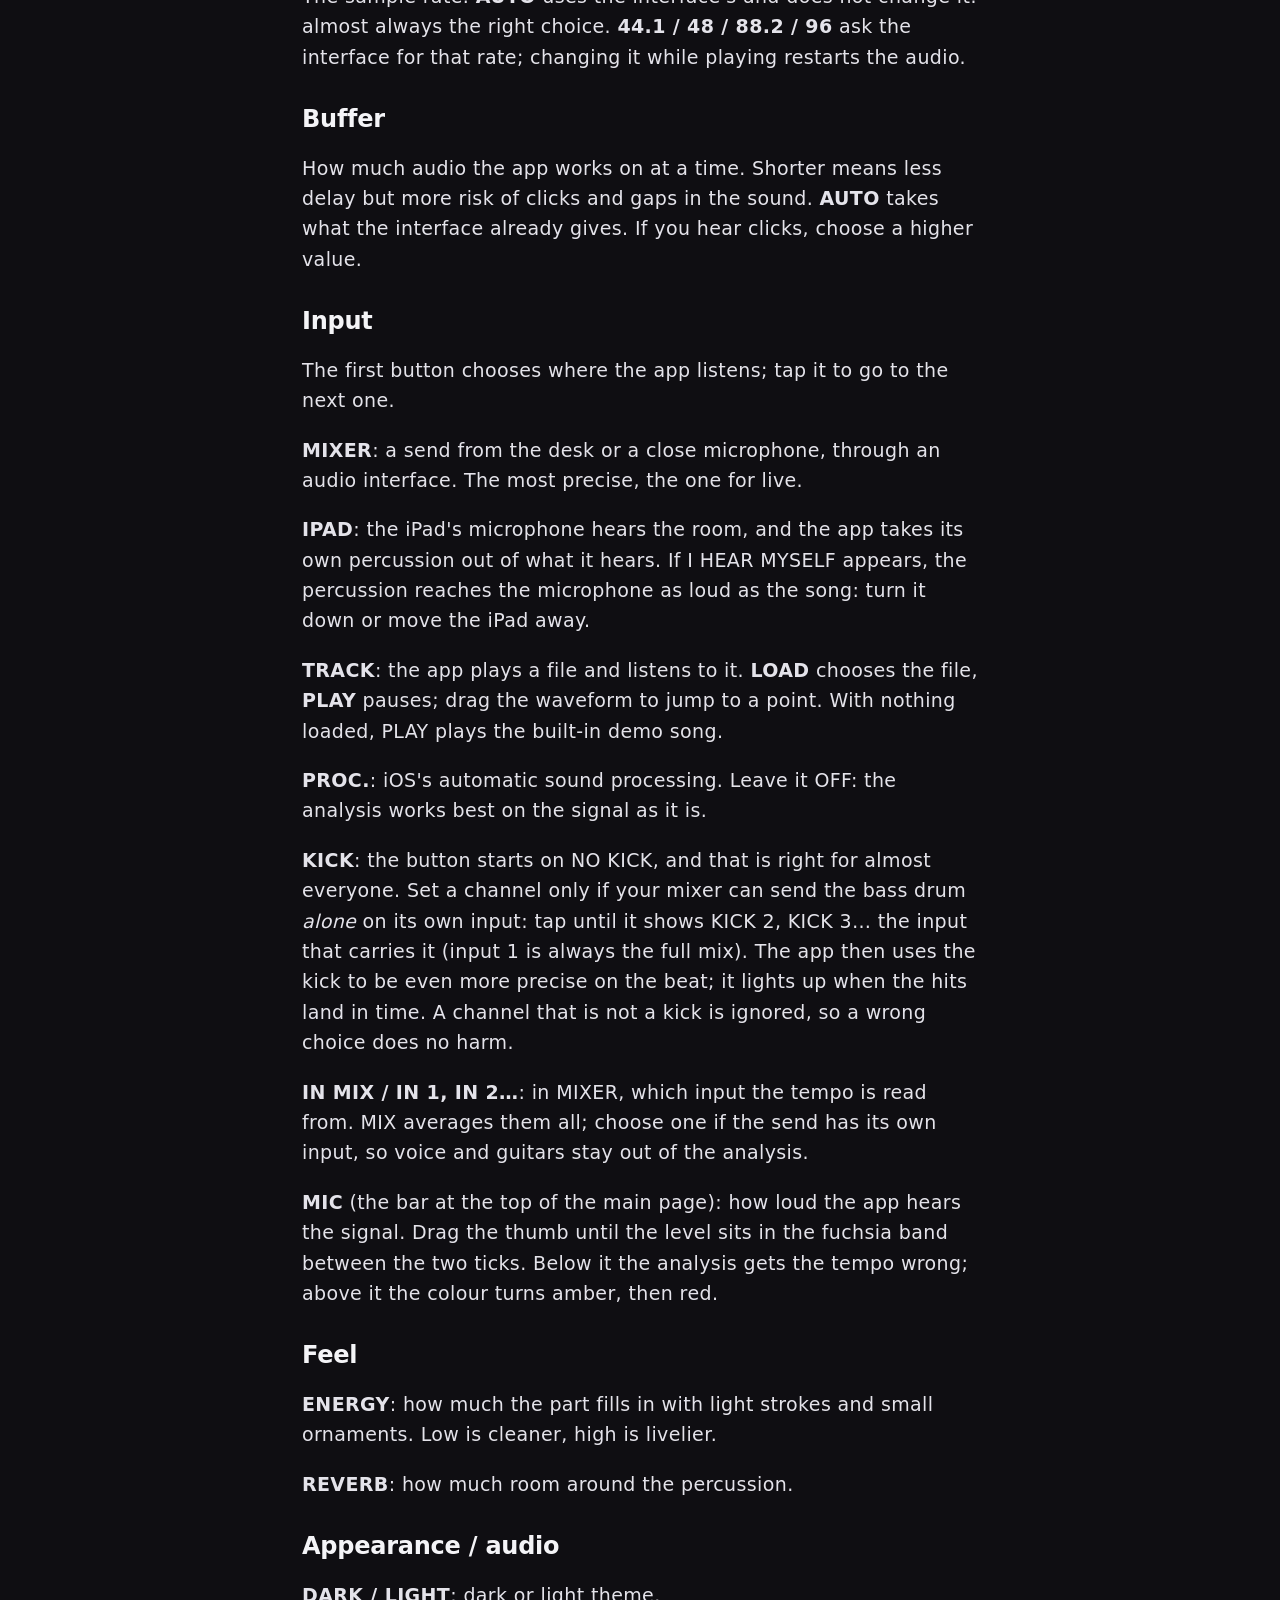
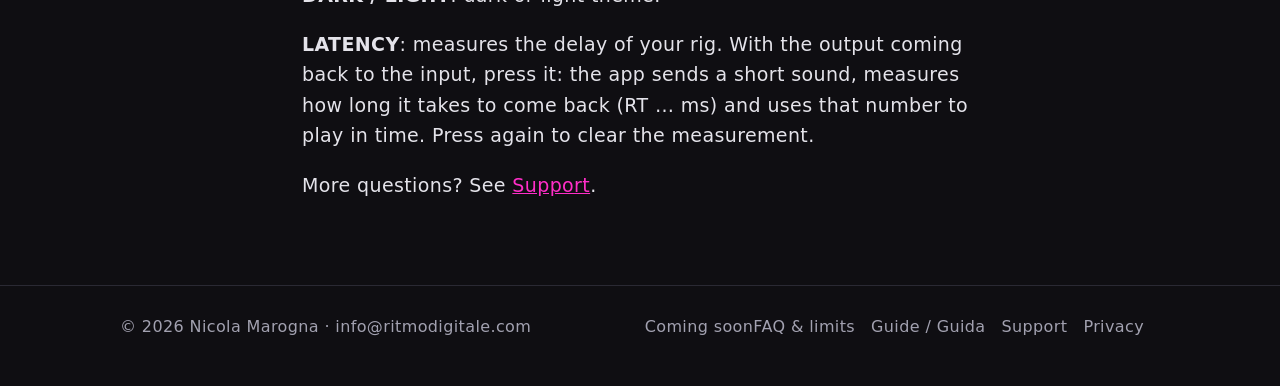
<file: guide/index.html>
<!doctype html>
<html lang="en">
<head>
<meta charset="utf-8">
<meta name="viewport" content="width=device-width, initial-scale=1, viewport-fit=cover">
<meta name="color-scheme" content="dark">
<meta name="theme-color" content="#0f0e12">
<title data-en="Settings guide — Virtual Percussionist" data-it="Guida alle impostazioni — Virtual Percussionist">Settings guide — Virtual Percussionist</title>
<meta name="description" data-en="Inputs, tempo, lock, levels and controls. How to use MIXER, IPAD and TRACK, in real time." data-it="Ingressi, tempo, aggancio, livelli e controlli. Come usare MIXER, IPAD e BRANO, in tempo reale." content="Inputs, tempo, lock, levels and controls. How to use MIXER, IPAD and TRACK, in real time.">
<meta property="og:type" content="website">
<meta property="og:title" content="Settings guide — Virtual Percussionist">
<meta property="og:description" content="Inputs, tempo, lock, levels and controls. How to use MIXER, IPAD and TRACK, in real time.">
<meta property="og:image" content="https://virtualpercussionist.it/assets/og.png?v=brand3">
<meta name="twitter:card" content="summary_large_image">
<link rel="icon" type="image/png" href="../favicon.png?v=brand2">
<link rel="apple-touch-icon" href="../apple-touch-icon.png?v=brand2">
<link rel="stylesheet" href="../style.css?v=faq1">
<script src="../lang.js?v=brand3"></script>
</head>
<body>
<header class="top">
  <a class="brand" href="../"><img src="../assets/mark.png?v=brand2" width="32" height="32" alt=""><span>VIRTUAL PERCUSSIONIST</span></a>
  <nav>
    <a href="../faq/"><span class="en">FAQ / Limits</span><span class="it">FAQ / Limiti</span></a>
    <a href="../guide/"><span class="en">Guide</span><span class="it">Guida</span></a>
    <a href="../support/"><span class="en">Support</span><span class="it">Assistenza</span></a>
    <a href="../privacy/">Privacy</a>
    <span class="store-link"><span class="en">Coming soon</span><span class="it">In arrivo</span></span>
    <span class="lang"><a href="#" data-lang="en">EN</a><a href="#" data-lang="it">IT</a></span>
  </nav>
</header>
<main>
<article>
<div class="en">
  <h1>Guide to the settings</h1>
  <p>A guide to the app’s controls. Tap <strong>?</strong> in Settings for help while playing.</p>
  <div class="card">
    <strong>For live use, choose MIXER. It is the most precise mode.</strong> The app has to receive the band's signal and send the percussion out at the same time: connect an audio interface or a mixer that gives it an input and an output together.
  </div>
  <h2>Access</h2>
  <p>An active trial, subscription or lifetime purchase is required to use the app. Without access, the purchase page stays open. Restore purchases there if you already own access.</p>
  <h2>At the top</h2>
  <p><strong>?</strong> opens the guide. <strong>PRO</strong> opens the full version: purchase, restore, terms and privacy. <strong>X</strong> closes the settings.</p>
  <h2>Tempo</h2>
  <p><strong>FOLLOW</strong>: the app listens to the band and follows its tempo, also when it slows down or speeds up. The normal choice.</p>
  <p><strong>FIXED</strong>: the tempo stops where it is and the app listens to nothing: the percussion plays from START at that tempo, the light always green. Beside TAP, in place of &divide;2 and &times;2, the tempo appears: touch it and type an exact one (50 to 200 BPM). On the iPad the &minus; and + keys move it by 1 BPM.</p>
  <p><strong>START NOW</strong>: plays immediately at the last known or default tempo, then follows the detected tempo. With it off, the part waits for a stable lock, even when music is already playing.</p>
  <p><strong>PAUSE IF OFF</strong>: holds back an already unreliable first entry. Once playing, it fades out after 3 seconds in red and fades back in on a bar after recovery. Not in FIXED.</p>
  <h2>Long recordings and silence</h2>
  <p>In TRACK or a continuous MIXER feed, if a new song after silence stays at the previous tempo, tap <strong>STOP</strong> and then <strong>START</strong>. Sparse intros can need more time; use TAP or FIXED if you want to set the tempo yourself. All analysis is in real time, without reading future audio.</p>
  <h2>Clock</h2>
  <p>The sample rate. <strong>AUTO</strong> uses the interface's and does not change it: almost always the right choice. <strong>44.1 / 48 / 88.2 / 96</strong> ask the interface for that rate; changing it while playing restarts the audio.</p>
  <h2>Buffer</h2>
  <p>How much audio the app works on at a time. Shorter means less delay but more risk of clicks and gaps in the sound. <strong>AUTO</strong> takes what the interface already gives. If you hear clicks, choose a higher value.</p>
  <h2>Input</h2>
  <p>The first button chooses where the app listens; tap it to go to the next one.</p>
  <p><strong>MIXER</strong>: a send from the desk or a close microphone, through an audio interface. The most precise, the one for live.</p>
  <p><strong>IPAD</strong>: the iPad's microphone hears the room, and the app takes its own percussion out of what it hears. If I HEAR MYSELF appears, the percussion reaches the microphone as loud as the song: turn it down or move the iPad away.</p>
  <p><strong>TRACK</strong>: the app plays a file and listens to it. <strong>LOAD</strong> chooses the file, <strong>PLAY</strong> pauses; drag the waveform to jump to a point. With nothing loaded, PLAY plays the built-in demo song.</p>
  <p><strong>PROC.</strong>: iOS's automatic sound processing. Leave it OFF: the analysis works best on the signal as it is.</p>
  <p><strong>KICK</strong>: the button starts on NO KICK, and that is right for almost everyone. Set a channel only if your mixer can send the bass drum <em>alone</em> on its own input: tap until it shows KICK 2, KICK 3&hellip; the input that carries it (input 1 is always the full mix). The app then uses the kick to be even more precise on the beat; it lights up when the hits land in time. A channel that is not a kick is ignored, so a wrong choice does no harm.</p>
  <p><strong>IN MIX / IN 1, IN 2&hellip;</strong>: in MIXER, which input the tempo is read from. MIX averages them all; choose one if the send has its own input, so voice and guitars stay out of the analysis.</p>
  <p><strong>MIC</strong> (the bar at the top of the main page): how loud the app hears the signal. Drag the thumb until the level sits in the fuchsia band between the two ticks. Below it the analysis gets the tempo wrong; above it the colour turns amber, then red.</p>
  <h2>Feel</h2>
  <p><strong>ENERGY</strong>: how much the part fills in with light strokes and small ornaments. Low is cleaner, high is livelier.</p>
  <p><strong>REVERB</strong>: how much room around the percussion.</p>
  <h2>Appearance / audio</h2>
  <p><strong>DARK / LIGHT</strong>: dark or light theme.</p>
  <p><strong>LATENCY</strong>: measures the delay of your rig. With the output coming back to the input, press it: the app sends a short sound, measures how long it takes to come back (RT &hellip; ms) and uses that number to play in time. Press again to clear the measurement.</p>
  <p>More questions? See <a href="../support/">Support</a>.</p>
</div>
<div class="it">
  <h1>Guida alle impostazioni</h1>
  <p>La guida ai controlli dell’app. Tocca <strong>?</strong> nelle Impostazioni per consultare l’aiuto mentre suoni.</p>
  <div class="card">
    <strong>Per il live scegli MIXER. &Egrave; la modalit&agrave; pi&ugrave; precisa.</strong> L'app deve ricevere il segnale della band e mandare fuori le percussioni nello stesso momento: collega un'interfaccia audio o un mixer che le dia un ingresso e un'uscita insieme.
  </div>
  <h2>Accesso</h2>
  <p>Per usare l’app serve una prova attiva, un abbonamento o un acquisto lifetime. Senza accesso la pagina di acquisto resta aperta. Se hai già acquistato, usa Ripristina acquisti in quella pagina.</p>
  <h2>In alto</h2>
  <p><strong>?</strong> apre la guida. <strong>PRO</strong> apre la versione completa: acquisto, ripristino, termini e privacy. <strong>X</strong> chiude le impostazioni.</p>
  <h2>Tempo</h2>
  <p><strong>SEGUI</strong>: l'app ascolta la band e ne segue il tempo, anche quando rallenta o accelera. &Egrave; la scelta normale.</p>
  <p><strong>FISSO</strong>: il tempo si ferma dov'&egrave; e l'app non ascolta pi&ugrave; niente: le percussioni suonano da START a quel tempo, con la spia sempre verde. Accanto a TAP, al posto di &divide;2 e &times;2, compare il tempo: toccalo e scrivi quello esatto (da 50 a 200 BPM). Sull'iPad i tasti &minus; e + lo spostano di 1 BPM.</p>
  <p><strong>START SUBITO</strong>: suona immediatamente all'ultimo tempo noto o a quello iniziale, poi segue il tempo rilevato. Spento, la parte aspetta un aggancio stabile, anche se la musica sta già suonando.</p>
  <p><strong>PAUSA SE FUORI</strong>: trattiene un primo ingresso già inaffidabile. Durante la riproduzione, dopo 3 secondi in rosso sfuma l'uscita e rientra su una battuta dopo il recupero. Non vale in FISSO.</p>
  <h2>Registrazioni lunghe e silenzio</h2>
  <p>In BRANO o con una mandata MIXER continua, se dopo un silenzio il nuovo brano resta al tempo precedente, premi <strong>STOP</strong> e poi <strong>START</strong>. Un’intro poco ritmica può richiedere più tempo; usa TAP o FISSO se vuoi impostarlo tu. Tutta l’analisi avviene in tempo reale, senza lettura anticipata dell’audio.</p>
  <h2>Clock</h2>
  <p>La frequenza di campionamento. <strong>AUTO</strong> usa quella dell'interfaccia e non la cambia: &egrave; quasi sempre la scelta giusta. <strong>44.1 / 48 / 88.2 / 96</strong> la chiedono all'interfaccia; cambiarla mentre suona fa ripartire l'audio.</p>
  <h2>Buffer</h2>
  <p>Quanto audio l'app lavora alla volta. Pi&ugrave; corto vuol dire meno ritardo, ma pi&ugrave; rischio di scatti e buchi nel suono. <strong>AUTO</strong> prende quello che l'interfaccia d&agrave; gi&agrave;. Se senti scatti, scegli un valore pi&ugrave; alto.</p>
  <h2>Ingresso</h2>
  <p>Il primo pulsante sceglie da dove ascolta l'app; toccalo per passare al successivo.</p>
  <p><strong>MIXER</strong>: una mandata dal banco o un microfono vicino, attraverso un'interfaccia audio. La pi&ugrave; precisa, quella per il live.</p>
  <p><strong>IPAD</strong>: il microfono dell'iPad ascolta la stanza, e l'app toglie le proprie percussioni da quello che sente. Se compare SENTO ME STESSO, le percussioni arrivano al microfono forti come il brano: abbassale o allontana l'iPad.</p>
  <p><strong>BRANO</strong>: l'app suona un file e lo ascolta. <strong>CARICA</strong> sceglie il file, <strong>PLAY</strong> mette in pausa; trascina l'onda per saltare in un punto. Con niente caricato, PLAY suona il brano di prova incluso.</p>
  <p><strong>ELAB.</strong>: il trattamento automatico del suono di iOS. Lascialo su OFF: l'analisi lavora meglio sul segnale cos&igrave; com'&egrave;.</p>
  <p><strong>CASSA</strong>: il pulsante parte su CASSA NO, ed &egrave; la scelta giusta per quasi tutti. Imposta un canale solo se il tuo mixer pu&ograve; mandare la cassa <em>da sola</em> su un ingresso dedicato: tocca finch&eacute; compare CASSA 2, CASSA 3&hellip; l'ingresso che la porta (l'ingresso 1 &egrave; sempre il mix completo). L'app usa allora la cassa per essere ancora pi&ugrave; precisa sul colpo; si accende quando i colpi cadono a tempo. Un canale che non &egrave; una cassa viene ignorato, quindi una scelta sbagliata non fa danni.</p>
  <p><strong>IN MIX / IN 1, IN 2&hellip;</strong>: in MIXER, da quale ingresso leggere il tempo. MIX fa la media di tutti; scegline uno se la mandata ha un ingresso suo, cos&igrave; voce e chitarre restano fuori dall'analisi.</p>
  <p><strong>MIC</strong> (la barra in alto nella pagina principale): quanto forte l'app sente il segnale. Trascina il pallino finch&eacute; il livello sta nella fascia fucsia fra le due tacche. Sotto, l'analisi sbaglia il tempo; sopra, il colore diventa ambra e poi rosso.</p>
  <h2>Feel</h2>
  <p><strong>ENERGIA</strong>: quanto la parte si arricchisce di colpi leggeri e piccoli abbellimenti. Bassa &egrave; pi&ugrave; pulita, alta pi&ugrave; viva.</p>
  <p><strong>REVERB</strong>: quanto ambiente intorno alle percussioni.</p>
  <h2>Aspetto / audio</h2>
  <p><strong>DARK / LIGHT</strong>: tema scuro o chiaro.</p>
  <p><strong>LATENZA</strong>: misura il ritardo del tuo impianto. Con l'uscita che torna nell'ingresso, premila: l'app manda un breve suono, misura quanto ci mette a tornare (RT &hellip; ms) e usa quel numero per suonare a tempo. Ripremi per cancellare la misura.</p>
  <p>Altre domande? Vedi <a href="../support/">Assistenza</a>.</p>
</div>
</article>
</main>
<footer>
  <div>&copy; 2026 Nicola Marogna &middot; <a href="mailto:info@ritmodigitale.com">info@ritmodigitale.com</a></div>
  <div><span class="store-link"><span class="en">Coming soon</span><span class="it">In arrivo</span></span><a href="../faq/"><span class="en">FAQ &amp; limits</span><span class="it">FAQ e limiti</span></a><a href="../guide/">Guide / Guida</a><a href="../support/">Support</a><a href="../privacy/">Privacy</a></div>
</footer>
</body>
</html>
</file>
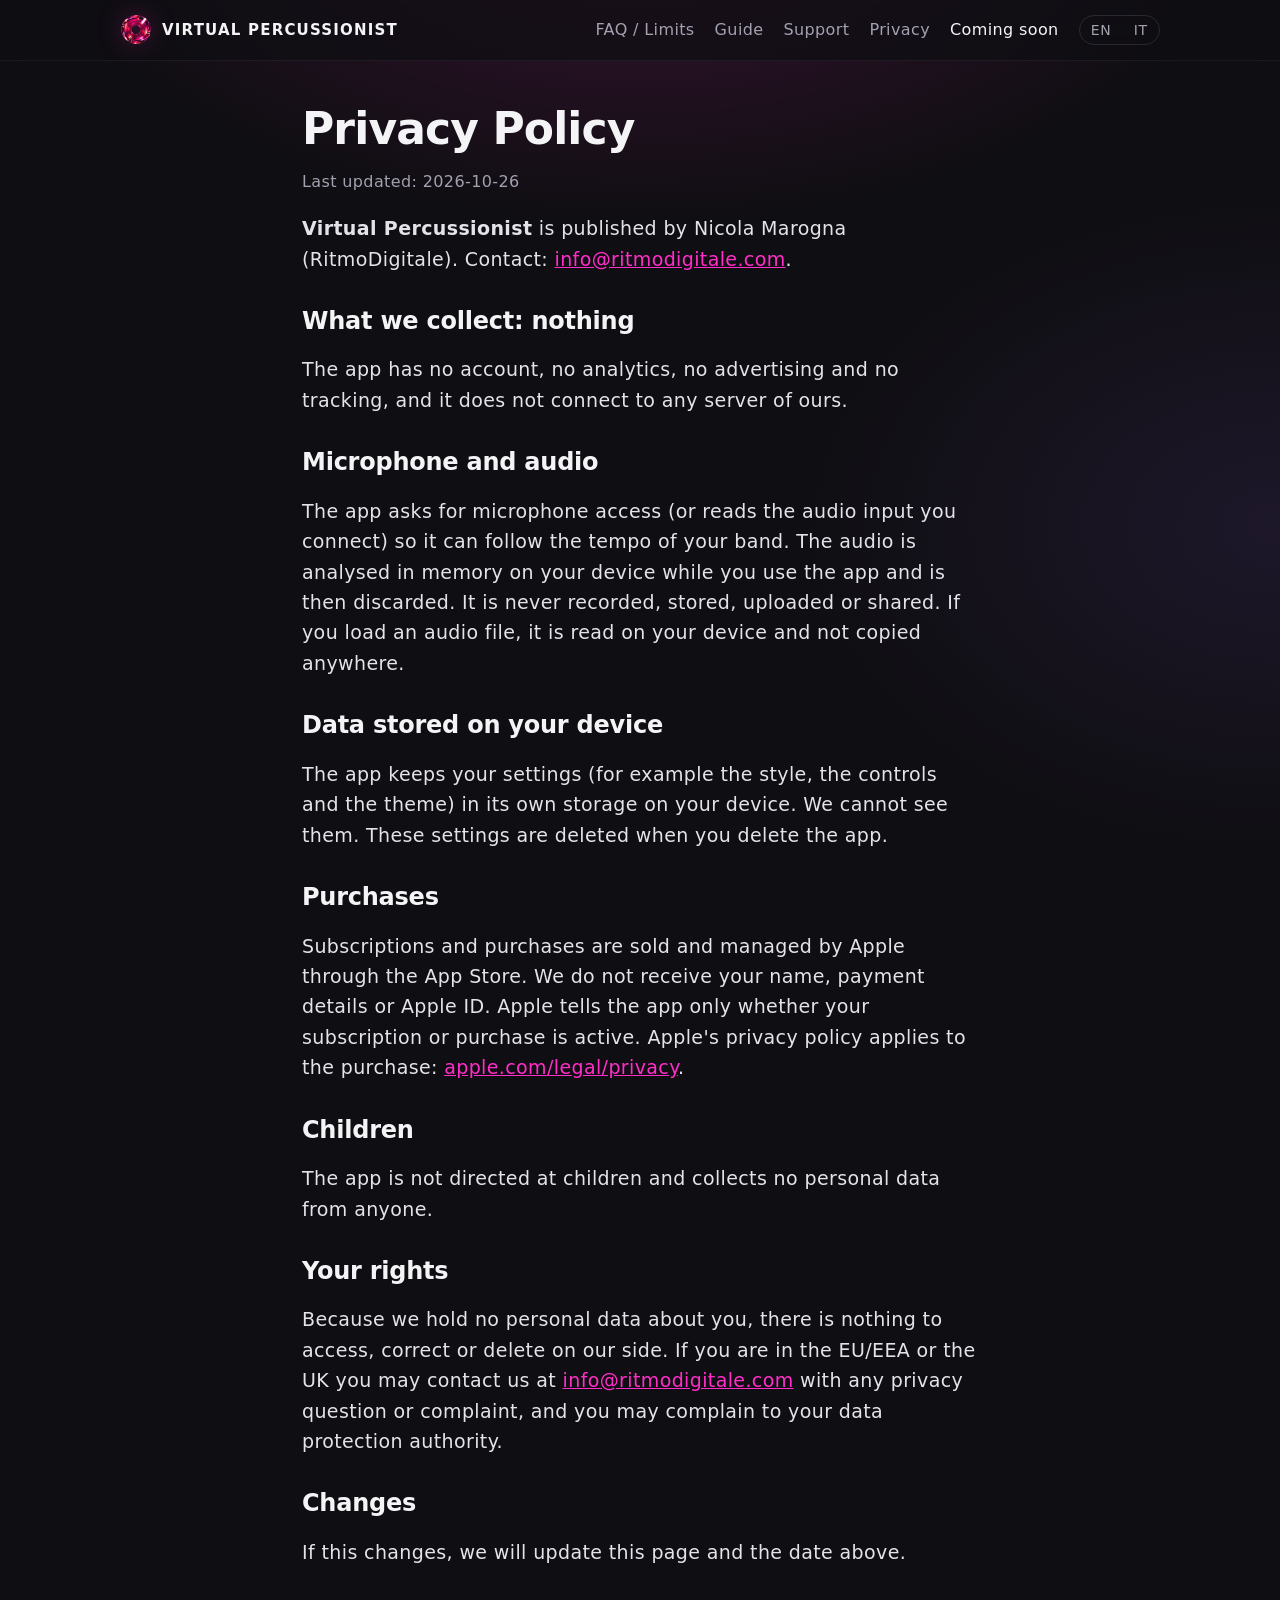
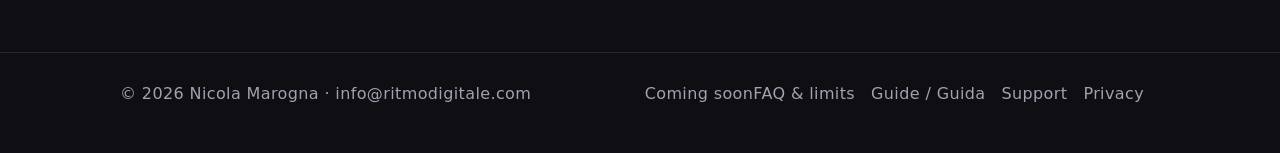
<file: privacy/index.html>
<!doctype html>
<html lang="en">
<head>
<meta charset="utf-8">
<meta name="viewport" content="width=device-width, initial-scale=1, viewport-fit=cover">
<meta name="color-scheme" content="dark">
<meta name="theme-color" content="#0f0e12">
<title data-en="Privacy Policy — Virtual Percussionist" data-it="Informativa sulla privacy — Virtual Percussionist">Privacy Policy — Virtual Percussionist</title>
<meta name="description" data-en="How Virtual Percussionist handles audio, local settings and purchases." data-it="Come Virtual Percussionist gestisce audio, impostazioni locali e acquisti." content="How Virtual Percussionist handles audio, local settings and purchases.">
<meta property="og:type" content="website">
<meta property="og:title" content="Privacy Policy — Virtual Percussionist">
<meta property="og:description" content="How Virtual Percussionist handles audio, local settings and purchases.">
<meta property="og:image" content="https://virtualpercussionist.it/assets/og.png?v=brand3">
<meta name="twitter:card" content="summary_large_image">
<link rel="icon" type="image/png" href="../favicon.png?v=brand2">
<link rel="apple-touch-icon" href="../apple-touch-icon.png?v=brand2">
<link rel="stylesheet" href="../style.css?v=faq1">
<script src="../lang.js?v=brand3"></script>
</head>
<body>
<header class="top">
  <a class="brand" href="../"><img src="../assets/mark.png?v=brand2" width="32" height="32" alt=""><span>VIRTUAL PERCUSSIONIST</span></a>
  <nav>
    <a href="../faq/"><span class="en">FAQ / Limits</span><span class="it">FAQ / Limiti</span></a>
    <a href="../guide/"><span class="en">Guide</span><span class="it">Guida</span></a>
    <a href="../support/"><span class="en">Support</span><span class="it">Assistenza</span></a>
    <a href="../privacy/">Privacy</a>
    <span class="store-link"><span class="en">Coming soon</span><span class="it">In arrivo</span></span>
    <span class="lang"><a href="#" data-lang="en">EN</a><a href="#" data-lang="it">IT</a></span>
  </nav>
</header>
<main>
<article>
<div class="en">
  <h1>Privacy Policy</h1>
  <p class="updated">Last updated: 2026-10-26</p>
  <p><strong>Virtual Percussionist</strong> is published by Nicola Marogna (RitmoDigitale). Contact: <a href="mailto:info@ritmodigitale.com">info@ritmodigitale.com</a>.</p>
  <h2>What we collect: nothing</h2>
  <p>The app has no account, no analytics, no advertising and no tracking, and it does not connect to any server of ours.</p>
  <h2>Microphone and audio</h2>
  <p>The app asks for microphone access (or reads the audio input you connect) so it can follow the tempo of your band. The audio is analysed in memory on your device while you use the app and is then discarded. It is never recorded, stored, uploaded or shared. If you load an audio file, it is read on your device and not copied anywhere.</p>
  <h2>Data stored on your device</h2>
  <p>The app keeps your settings (for example the style, the controls and the theme) in its own storage on your device. We cannot see them. These settings are deleted when you delete the app.</p>
  <h2>Purchases</h2>
  <p>Subscriptions and purchases are sold and managed by Apple through the App Store. We do not receive your name, payment details or Apple ID. Apple tells the app only whether your subscription or purchase is active. Apple's privacy policy applies to the purchase: <a href="https://www.apple.com/legal/privacy/">apple.com/legal/privacy</a>.</p>
  <h2>Children</h2>
  <p>The app is not directed at children and collects no personal data from anyone.</p>
  <h2>Your rights</h2>
  <p>Because we hold no personal data about you, there is nothing to access, correct or delete on our side. If you are in the EU/EEA or the UK you may contact us at <a href="mailto:info@ritmodigitale.com">info@ritmodigitale.com</a> with any privacy question or complaint, and you may complain to your data protection authority.</p>
  <h2>Changes</h2>
  <p>If this changes, we will update this page and the date above.</p>
</div>
<div class="it">
  <h1>Informativa sulla privacy</h1>
  <p class="updated">Ultimo aggiornamento: 26/10/2026</p>
  <p><strong>Virtual Percussionist</strong> è pubblicata da Nicola Marogna (RitmoDigitale). Contatto: <a href="mailto:info@ritmodigitale.com">info@ritmodigitale.com</a>.</p>
  <h2>Cosa raccogliamo: niente</h2>
  <p>L'app non ha account, analisi statistiche, pubblicità o tracciamento, e non si collega a nessun nostro server.</p>
  <h2>Microfono e audio</h2>
  <p>L'app chiede l'accesso al microfono (o legge l'ingresso audio che colleghi) per seguire il tempo della tua band. L'audio viene analizzato in memoria sul tuo dispositivo mentre usi l'app e poi scartato. Non viene mai registrato, salvato, caricato o condiviso. Se carichi un file audio, viene letto sul tuo dispositivo e non copiato altrove.</p>
  <h2>Dati salvati sul dispositivo</h2>
  <p>L'app conserva le tue impostazioni (per esempio stile, controlli e tema) nello spazio dell'app sul tuo dispositivo. Noi non possiamo vederle. Queste impostazioni si cancellano quando elimini l'app.</p>
  <h2>Acquisti</h2>
  <p>Abbonamenti e acquisti sono venduti e gestiti da Apple tramite l'App Store. Non riceviamo il tuo nome, i dati di pagamento o il tuo ID Apple. Apple comunica all'app soltanto se il tuo abbonamento o acquisto è attivo. All'acquisto si applica l'informativa di Apple: <a href="https://www.apple.com/legal/privacy/">apple.com/legal/privacy</a>.</p>
  <h2>Minori</h2>
  <p>L'app non è rivolta ai minori e non raccoglie dati personali di nessuno.</p>
  <h2>I tuoi diritti</h2>
  <p>Poiché non conserviamo dati personali che ti riguardano, non c'è nulla da consultare, correggere o cancellare presso di noi. Se ti trovi nell'UE/SEE o nel Regno Unito puoi scriverci a <a href="mailto:info@ritmodigitale.com">info@ritmodigitale.com</a> per qualsiasi domanda o reclamo sulla privacy, e puoi rivolgerti all'autorità per la protezione dei dati.</p>
  <h2>Modifiche</h2>
  <p>Se questa informativa cambia, aggiorneremo la pagina e la data qui sopra.</p>
</div>
</article>
</main>
<footer>
  <div>&copy; 2026 Nicola Marogna &middot; <a href="mailto:info@ritmodigitale.com">info@ritmodigitale.com</a></div>
  <div><span class="store-link"><span class="en">Coming soon</span><span class="it">In arrivo</span></span><a href="../faq/"><span class="en">FAQ &amp; limits</span><span class="it">FAQ e limiti</span></a><a href="../guide/">Guide / Guida</a><a href="../support/">Support</a><a href="../privacy/">Privacy</a></div>
</footer>
</body>
</html>
</file>
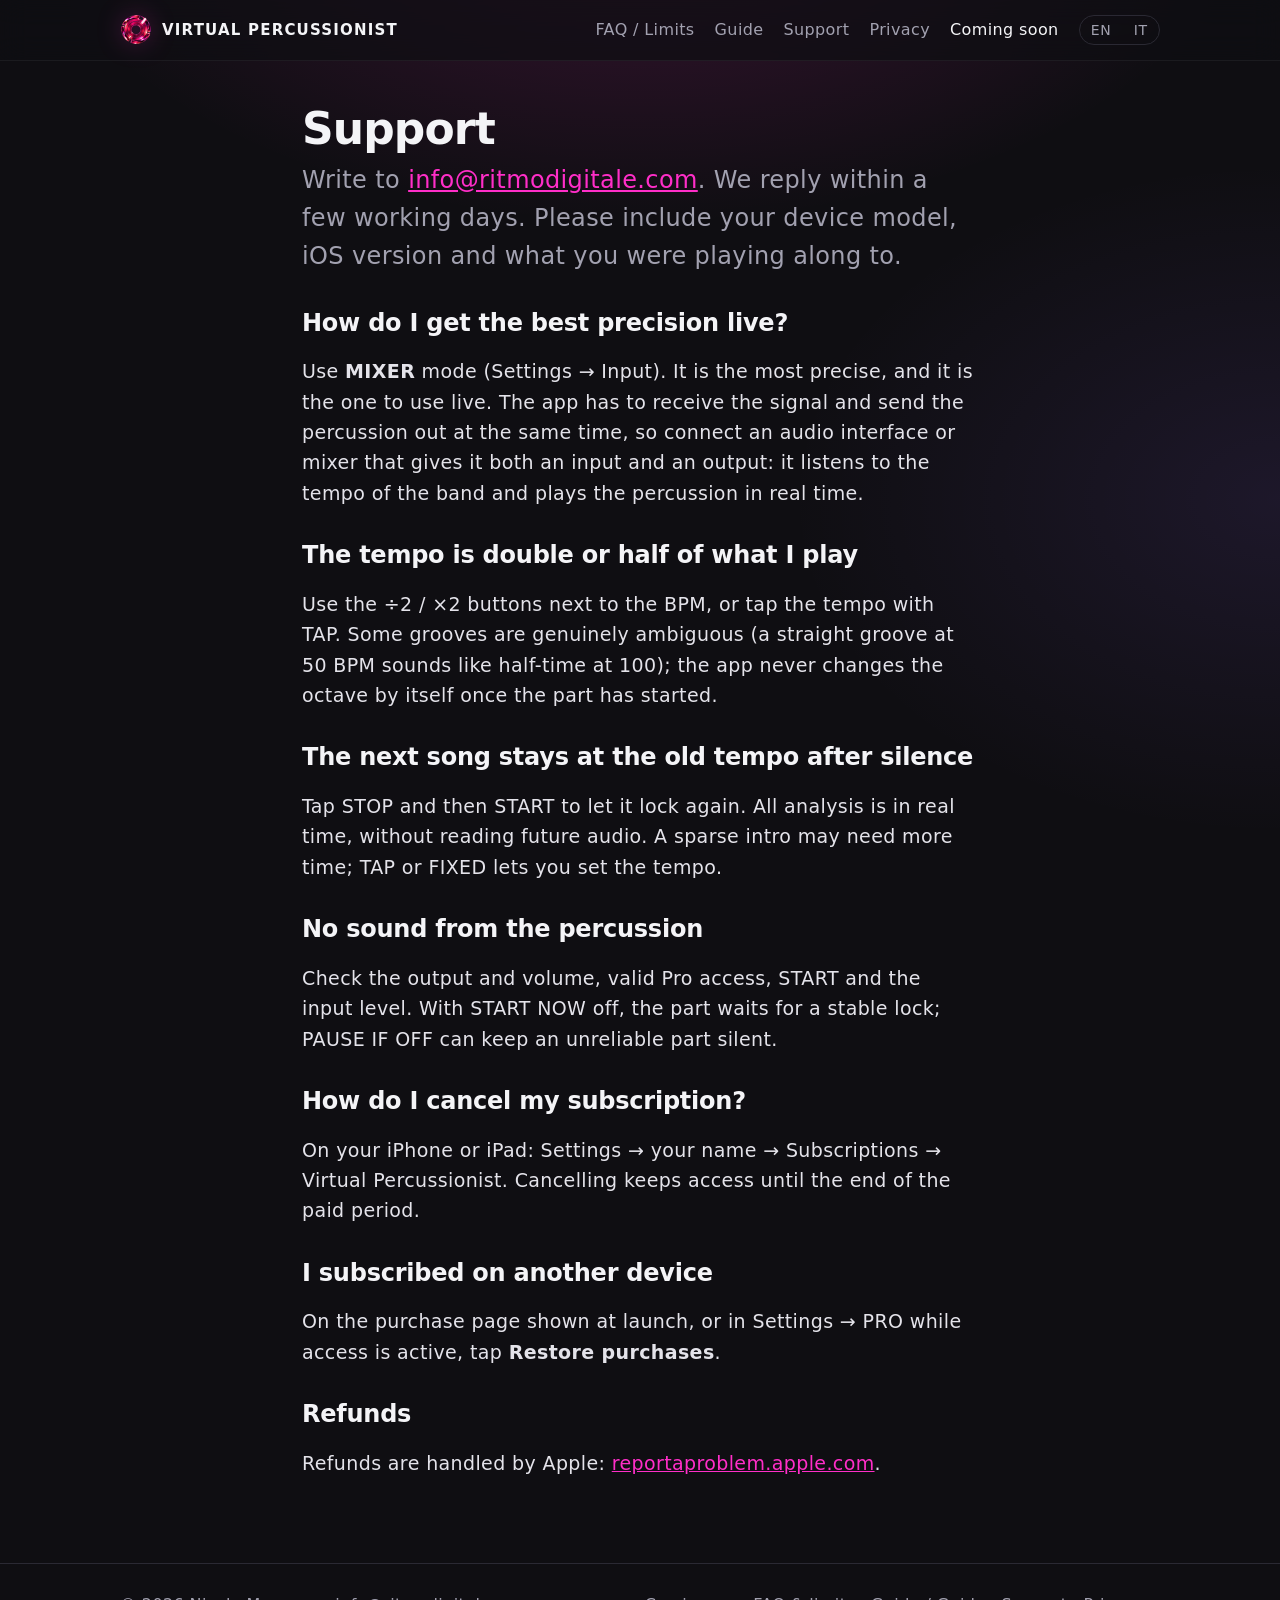
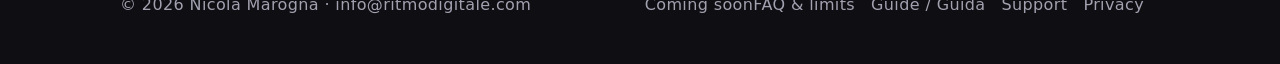
<file: support/index.html>
<!doctype html>
<html lang="en">
<head>
<meta charset="utf-8">
<meta name="viewport" content="width=device-width, initial-scale=1, viewport-fit=cover">
<meta name="color-scheme" content="dark">
<meta name="theme-color" content="#0f0e12">
<title data-en="Support — Virtual Percussionist" data-it="Assistenza — Virtual Percussionist">Support — Virtual Percussionist</title>
<meta name="description" data-en="Help with tempo, silence, audio and Pro access. Contact Virtual Percussionist support." data-it="Aiuto per tempo, silenzi, audio e accesso Pro. Contatta l’assistenza Virtual Percussionist." content="Help with tempo, silence, audio and Pro access. Contact Virtual Percussionist support.">
<meta property="og:type" content="website">
<meta property="og:title" content="Support — Virtual Percussionist">
<meta property="og:description" content="Help with tempo, silence, audio and Pro access. Contact Virtual Percussionist support.">
<meta property="og:image" content="https://virtualpercussionist.it/assets/og.png?v=brand3">
<meta name="twitter:card" content="summary_large_image">
<link rel="icon" type="image/png" href="../favicon.png?v=brand2">
<link rel="apple-touch-icon" href="../apple-touch-icon.png?v=brand2">
<link rel="stylesheet" href="../style.css?v=faq1">
<script src="../lang.js?v=brand3"></script>
</head>
<body>
<header class="top">
  <a class="brand" href="../"><img src="../assets/mark.png?v=brand2" width="32" height="32" alt=""><span>VIRTUAL PERCUSSIONIST</span></a>
  <nav>
    <a href="../faq/"><span class="en">FAQ / Limits</span><span class="it">FAQ / Limiti</span></a>
    <a href="../guide/"><span class="en">Guide</span><span class="it">Guida</span></a>
    <a href="../support/"><span class="en">Support</span><span class="it">Assistenza</span></a>
    <a href="../privacy/">Privacy</a>
    <span class="store-link"><span class="en">Coming soon</span><span class="it">In arrivo</span></span>
    <span class="lang"><a href="#" data-lang="en">EN</a><a href="#" data-lang="it">IT</a></span>
  </nav>
</header>
<main>
<article>
<div class="en">
  <h1>Support</h1>
  <p class="lead">Write to <a href="mailto:info@ritmodigitale.com">info@ritmodigitale.com</a>. We reply within a few working days. Please include your device model, iOS version and what you were playing along to.</p>
  <h2>How do I get the best precision live?</h2>
  <p>Use <strong>MIXER</strong> mode (Settings &rarr; Input). It is the most precise, and it is the one to use live. The app has to receive the signal and send the percussion out at the same time, so connect an audio interface or mixer that gives it both an input and an output: it listens to the tempo of the band and plays the percussion in real time.</p>
  <h2>The tempo is double or half of what I play</h2>
  <p>Use the &divide;2 / &times;2 buttons next to the BPM, or tap the tempo with TAP. Some grooves are genuinely ambiguous (a straight groove at 50 BPM sounds like half-time at 100); the app never changes the octave by itself once the part has started.</p>
  <h2>The next song stays at the old tempo after silence</h2>
  <p>Tap STOP and then START to let it lock again. All analysis is in real time, without reading future audio. A sparse intro may need more time; TAP or FIXED lets you set the tempo.</p>
  <h2>No sound from the percussion</h2>
  <p>Check the output and volume, valid Pro access, START and the input level. With START NOW off, the part waits for a stable lock; PAUSE IF OFF can keep an unreliable part silent.</p>
  <h2>How do I cancel my subscription?</h2>
  <p>On your iPhone or iPad: Settings &rarr; your name &rarr; Subscriptions &rarr; Virtual Percussionist. Cancelling keeps access until the end of the paid period.</p>
  <h2>I subscribed on another device</h2>
  <p>On the purchase page shown at launch, or in Settings &rarr; PRO while access is active, tap <strong>Restore purchases</strong>.</p>
  <h2>Refunds</h2>
  <p>Refunds are handled by Apple: <a href="https://reportaproblem.apple.com">reportaproblem.apple.com</a>.</p>
</div>
<div class="it">
  <h1>Assistenza</h1>
  <p class="lead">Scrivi a <a href="mailto:info@ritmodigitale.com">info@ritmodigitale.com</a>. Rispondiamo entro pochi giorni lavorativi. Indica il modello del dispositivo, la versione di iOS e cosa stavi accompagnando.</p>
  <h2>Come ottengo la massima precisione dal vivo?</h2>
  <p>Usa la modalità <strong>MIXER</strong> (Impostazioni &rarr; Ingresso). È la più precisa ed è quella da usare dal vivo. L'app deve ricevere il segnale e inviare il suono delle percussioni nello stesso momento, quindi collega un'interfaccia audio o un mixer che le dia sia un ingresso sia un'uscita: ascolta il tempo della band e manda le percussioni in tempo reale.</p>
  <h2>Il tempo è il doppio o la metà di quello che suono</h2>
  <p>Usa i pulsanti &divide;2 / &times;2 accanto al BPM, oppure batti il tempo con TAP. Alcuni groove sono davvero ambigui (un groove dritto a 50 BPM suona come half-time a 100); l'app non cambia mai l'ottava da sola dopo l'entrata della parte.</p>
  <h2>Dopo un silenzio il nuovo brano resta al vecchio tempo</h2>
  <p>Premi STOP e poi START per farlo riagganciare. Tutta l’analisi è in tempo reale, senza lettura anticipata dell’audio. Un’intro poco ritmica può richiedere più tempo; TAP o FISSO permettono di impostarlo tu.</p>
  <h2>Le percussioni non suonano</h2>
  <p>Controlla uscita e volume, accesso Pro valido, START e livello d’ingresso. Con START SUBITO spento, la parte aspetta un aggancio stabile; PAUSA SE FUORI può tenere in silenzio una parte inaffidabile.</p>
  <h2>Come disdico l'abbonamento?</h2>
  <p>Su iPhone o iPad: Impostazioni &rarr; il tuo nome &rarr; Abbonamenti &rarr; Virtual Percussionist. Disdire mantiene l'accesso fino alla fine del periodo pagato.</p>
  <h2>Mi sono abbonato su un altro dispositivo</h2>
  <p>Nella pagina di acquisto mostrata all’avvio, oppure in Impostazioni &rarr; PRO con accesso attivo, tocca <strong>Ripristina acquisti</strong>.</p>
  <h2>Rimborsi</h2>
  <p>I rimborsi li gestisce Apple: <a href="https://reportaproblem.apple.com">reportaproblem.apple.com</a>.</p>
</div>
</article>
</main>
<footer>
  <div>&copy; 2026 Nicola Marogna &middot; <a href="mailto:info@ritmodigitale.com">info@ritmodigitale.com</a></div>
  <div><span class="store-link"><span class="en">Coming soon</span><span class="it">In arrivo</span></span><a href="../faq/"><span class="en">FAQ &amp; limits</span><span class="it">FAQ e limiti</span></a><a href="../guide/">Guide / Guida</a><a href="../support/">Support</a><a href="../privacy/">Privacy</a></div>
</footer>
</body>
</html>
</file>
<file: style.css>
/* Avenir Next matches the current app UI; Futura remains the display face. */
:root {
  --font-ui:"Avenir Next","Avenir",system-ui,-apple-system,sans-serif;
  --font-display:"Futura","Futura-Bold","Avenir Next","Century Gothic",system-ui,-apple-system,sans-serif;
  --bg:#0f0e12; --bg2:#14131a; --panel:#18171f; --line:#2a2933; --text:#f4f4f7; --mute:#a2a1b0;
  --brand:#ff2ec8; --brand-dim:#a3197f; --violet:#9b6bff; --green:#34d17a;
  --radius:18px;
}
* { box-sizing: border-box; }
html { -webkit-text-size-adjust:100%; scroll-behavior:smooth; background:var(--bg); }
body { margin:0; color:var(--text); background:var(--bg);
  font:19px/1.6 var(--font-ui); letter-spacing:.02em;
  background-image:
    radial-gradient(900px 520px at 50% -140px, rgba(255,46,200,.20), transparent 70%),
    radial-gradient(700px 480px at 100% 30%, rgba(155,107,255,.10), transparent 70%); background-repeat:no-repeat; }
a { color:var(--brand); }
img { max-width:100%; height:auto; }
.wrap { max-width:1040px; margin:0 auto; padding-left:22px; padding-right:22px; }

/* header */
.top { flex-wrap:wrap; position:sticky; top:0; z-index:5; display:flex; align-items:center; justify-content:space-between; gap:16px;
  padding:14px max(22px,calc((100vw - 1040px)/2)); background:rgba(15,14,18,.72); backdrop-filter:blur(14px); -webkit-backdrop-filter:blur(14px);
  border-bottom:1px solid rgba(255,255,255,.06); }
.brand { display:flex; align-items:center; gap:10px; color:var(--text); text-decoration:none; font-weight:700; letter-spacing:.08em; font-size:15px; }
.brand img { filter:drop-shadow(0 0 12px rgba(255,46,200,.25)); }
.top nav { flex-wrap:wrap; display:flex; align-items:center; gap:20px; font-size:16px; }
.top nav a { color:var(--mute); text-decoration:none; }
.top nav a:hover { color:var(--text); }
.lang { display:inline-flex; border:1px solid var(--line); border-radius:999px; overflow:hidden; }
.lang a { padding:3px 11px; font-size:14px; letter-spacing:.06em; }
.lang a:hover { background:rgba(255,255,255,.06); }
@media (max-width:620px){ .top nav a:not([data-lang]):not(.store-link) { display:none; } .brand span { font-size:11px; } }

/* hero */
.hero { text-align:center; padding:44px 0 28px; position:relative; }
.logo { width:min(520px,86vw); aspect-ratio:1; margin:0 auto; display:block;

  animation:breathe 4.5s ease-in-out infinite; }
@keyframes breathe { 0%,100% { filter:drop-shadow(0 0 34px rgba(255,46,200,.22)); transform:scale(1); }
                     50%     { filter:drop-shadow(0 0 60px rgba(255,46,200,.42)); transform:scale(1.015); } }

/* the four quarters: a ball hopping across them, as in the app's launch screen (125 BPM) */
.beats { --step:58px; position:relative; width:calc(var(--step)*3 + 18px); height:64px; margin:-34px auto 8px; }
.beats i { position:absolute; bottom:8px; width:14px; height:14px; border-radius:50%; background:rgba(255,255,255,.14);
  animation:pulse 1.92s linear infinite; }
.beats i:nth-child(1) { left:0; width:18px; height:18px; bottom:6px; animation-delay:0s; }
.beats i:nth-child(2) { left:var(--step); animation-delay:.48s; }
.beats i:nth-child(3) { left:calc(var(--step)*2); animation-delay:.96s; }
.beats i:nth-child(4) { left:calc(var(--step)*3); animation-delay:1.44s; }
@keyframes pulse { 0% { background:var(--brand); box-shadow:0 0 22px var(--brand); transform:scale(1.55); }
                   22%,100% { background:rgba(255,255,255,.14); box-shadow:none; transform:scale(1); } }
.ball-x { position:absolute; left:0; bottom:8px; width:14px; height:14px; animation:ballx 1.92s linear infinite; }
.ball { display:block; width:14px; height:14px; border-radius:50%; background:#fff; box-shadow:0 0 16px 4px rgba(255,46,200,.75); animation:bounce .48s infinite; }
@keyframes ballx { 0% { transform:translateX(0); animation-timing-function:ease-in-out; }
                   25% { transform:translateX(var(--step)); animation-timing-function:ease-in-out; }
                   50% { transform:translateX(calc(var(--step)*2)); animation-timing-function:ease-in-out; }
                   75% { transform:translateX(calc(var(--step)*3)); animation-timing-function:ease-in-out; }
                   100% { transform:translateX(0); } }
@keyframes bounce { 0% { transform:translateY(0); animation-timing-function:cubic-bezier(.2,.7,.4,1); }
                    50% { transform:translateY(-28px); animation-timing-function:cubic-bezier(.6,0,.8,.3); }
                    100% { transform:translateY(0); } }
h1 { font:700 clamp(34px,6.4vw,60px)/1.08 var(--font-display); letter-spacing:-.02em; margin:26px auto 14px; max-width:16ch; }
h1 em { font-style:normal; background:linear-gradient(90deg,var(--brand),var(--violet)); -webkit-background-clip:text; background-clip:text; color:transparent; }
.lead { color:var(--mute); font-size:clamp(20px,2.6vw,24px); max-width:34em; margin:0 auto 26px; }
.cta { display:inline-flex; align-items:center; gap:10px; padding:14px 26px; border-radius:999px; font-weight:700; text-decoration:none; color:#fff;
  background:linear-gradient(180deg,#ff4fd2,#e0129f); box-shadow:0 10px 34px rgba(255,46,200,.38),inset 0 1px 0 rgba(255,255,255,.35); }
.store { margin:22px 0 0; text-align:center; }
.store a { display:inline-block; line-height:0; }
.store img { height:54px; width:auto; }
.store .coming-soon { display:inline-block; padding:9px 22px; border:1px solid var(--line); border-radius:999px; color:var(--mute); font-weight:700; }
.chips { display:flex; flex-wrap:wrap; gap:10px; justify-content:center; margin:22px 0 0; padding:0; list-style:none; }
.chips li { padding:6px 16px; border:1px solid var(--line); border-radius:999px; color:var(--mute); font-size:16px; background:rgba(255,255,255,.02); }

/* sections */
section { padding:58px 0 18px; }
.hero { padding-top:44px; }
.eyebrow { color:var(--brand); font-weight:700; letter-spacing:.16em; font-size:14px; text-transform:uppercase; margin:0 0 10px; }
h2 { font:700 clamp(26px,4vw,38px)/1.15 var(--font-display); letter-spacing:-.01em; margin:0 0 12px; }
.sub { color:var(--mute); max-width:40em; margin:0 0 26px; }
.grid { display:grid; gap:16px; grid-template-columns:repeat(auto-fit,minmax(240px,1fr)); }
.card { background:linear-gradient(180deg,rgba(255,255,255,.045),rgba(255,255,255,.015)); border:1px solid var(--line); border-radius:var(--radius); padding:22px; }
.card h3 { margin:14px 0 6px; font-size:23px; font-family:var(--font-display); font-weight:700; letter-spacing:0; }
.card p { margin:0; color:var(--mute); font-size:18px; }
.ico { width:46px; height:46px; border-radius:13px; display:grid; place-items:center; background:rgba(255,46,200,.12); border:1px solid rgba(255,46,200,.35); }
.ico svg { width:24px; height:24px; stroke:var(--brand); fill:none; stroke-width:1.8; stroke-linecap:round; stroke-linejoin:round; }

/* live / mixer feature */
.live { border-radius:24px; padding:30px 26px; border:1px solid rgba(255,46,200,.35);
  background:radial-gradient(600px 260px at 15% 0%, rgba(255,46,200,.16), transparent 70%), linear-gradient(180deg,#1b1721,#141219); }
.flow { display:flex; align-items:center; gap:0; margin:26px 0 8px; flex-wrap:nowrap; }
.node { flex:0 0 auto; padding:12px 16px; border:1px solid var(--line); border-radius:14px; background:var(--panel); text-align:center; font-weight:700; font-size:15px; letter-spacing:.08em; }
.node small { display:block; color:var(--mute); font-weight:500; letter-spacing:.02em; font-size:14px; }
.node.app { border-color:var(--brand); box-shadow:0 0 26px rgba(255,46,200,.28); }
.wire { position:relative; flex:1 1 40px; height:2px; background:linear-gradient(90deg,rgba(255,255,255,.12),rgba(255,255,255,.12)); margin:0 4px; min-width:24px; }
.wire::after { content:""; position:absolute; top:-3px; left:0; width:8px; height:8px; border-radius:50%; background:var(--brand); box-shadow:0 0 12px var(--brand); animation:run 1.9s linear infinite; }
.wire.out::after { animation-delay:.95s; }
@keyframes run { from { left:0; opacity:0; } 10% { opacity:1; } 90% { opacity:1; } to { left:calc(100% - 8px); opacity:0; } }
@media (max-width:560px){ .flow { flex-direction:column; } .wire { width:2px; min-width:0; height:34px; flex:none; margin:4px 0; }
  .wire::after { top:0; left:-3px; animation:runy 1.9s linear infinite; } @keyframes runy { from { top:0; opacity:0; } 10% { opacity:1; } 90% { opacity:1; } to { top:calc(100% - 8px); opacity:0; } } }

.steps { counter-reset:s; display:grid; gap:16px; grid-template-columns:repeat(auto-fit,minmax(220px,1fr)); padding:0; list-style:none; margin:0; }
.steps li { counter-increment:s; position:relative; padding:20px 20px 20px 66px; border:1px solid var(--line); border-radius:var(--radius); background:rgba(255,255,255,.02); }
.steps li::before { content:counter(s); position:absolute; left:18px; top:18px; width:34px; height:34px; border-radius:50%; display:grid; place-items:center; font-weight:800; color:#fff; background:linear-gradient(180deg,#ff4fd2,#e0129f); }
.steps b { display:block; margin-bottom:2px; font-size:21px; font-family:var(--font-display); letter-spacing:0; }
.steps span { color:var(--mute); font-size:18px; }

.plans { display:grid; gap:16px; grid-template-columns:repeat(auto-fit,minmax(220px,1fr)); }
.plan { border:1px solid var(--line); border-radius:var(--radius); padding:22px; background:rgba(255,255,255,.02); }
.plan.best { border-color:var(--brand); box-shadow:0 0 34px rgba(255,46,200,.18); }
.plan h3 { margin:0 0 6px; font-size:24px; font-family:var(--font-display); font-weight:700; letter-spacing:0; }
.plan p { margin:0; color:var(--mute); font-size:18px; }
.tag { display:inline-block; background:var(--brand); color:#fff; border-radius:999px; font-size:13px; font-weight:800; letter-spacing:.08em; padding:3px 10px; margin-bottom:10px; }

/* text pages */
article { max-width:720px; margin:0 auto; padding:34px 22px 10px; }
article h1 { font-size:clamp(30px,5vw,44px); text-align:left; max-width:none; margin:10px 0 8px; }
article h2 { font-size:24px; margin:34px 0 6px; }
article p, article li { color:#e4e3ea; }
article .lead { margin:0 0 22px; max-width:none; text-align:left; }
article .card { margin:22px 0; }
.updated { color:var(--mute); font-size:16px; }

footer { margin-top:56px; padding:28px max(22px,calc((100vw - 1040px)/2)) 46px; border-top:1px solid var(--line); color:var(--mute); font-size:16px;
  display:flex; justify-content:space-between; gap:14px; flex-wrap:wrap; }
footer a { color:var(--mute); text-decoration:none; margin-right:16px; }
footer a:hover { color:var(--text); }

/* language: both shown without JavaScript; the script keeps the device's one */
html.js .en, html.js .it { display:none; }
html.js.lang-en .en, html.js.lang-it .it { display:revert; }

@media (prefers-reduced-motion:reduce) { *, *::before, *::after { animation:none !important; } .beats i:nth-child(1) { background:var(--brand); } }

/* FAQ uses native details for keyboard access without another script. */
.faq-page { max-width:860px; }
.faq-page [id] { scroll-margin-top:140px; }
.faq-intro { padding:22px 24px; margin:24px 0; }
.faq-intro p, .faq-invite p { margin:0; }
.faq-limits { padding:0; }
.faq-limits ul { padding-left:23px; }
.faq-limits li { margin:13px 0; }
.faq-toc { display:flex; flex-wrap:wrap; gap:10px; margin:30px 0 6px; }
.faq-toc a { padding:7px 13px; border:1px solid var(--line); border-radius:999px; text-decoration:none; font-size:16px; }
.faq-group { padding:0; }
.faq-item { margin:12px 0; border:1px solid var(--line); border-radius:16px; background:rgba(255,255,255,.025); }
.faq-item summary { padding:18px 22px; cursor:pointer; font-weight:650; line-height:1.45; }
.faq-item summary::marker { color:var(--brand); }
.faq-item summary:focus-visible { outline:2px solid var(--brand); outline-offset:3px; border-radius:14px; }
.faq-item[open] { border-color:rgba(255,46,200,.38); }
.faq-answer { padding:0 22px 18px; }
.faq-answer p { margin:0; }
.faq-invite p { color:var(--mute); margin-bottom:14px; }
.top nav a[aria-current="page"] { color:var(--brand); }
</file>
